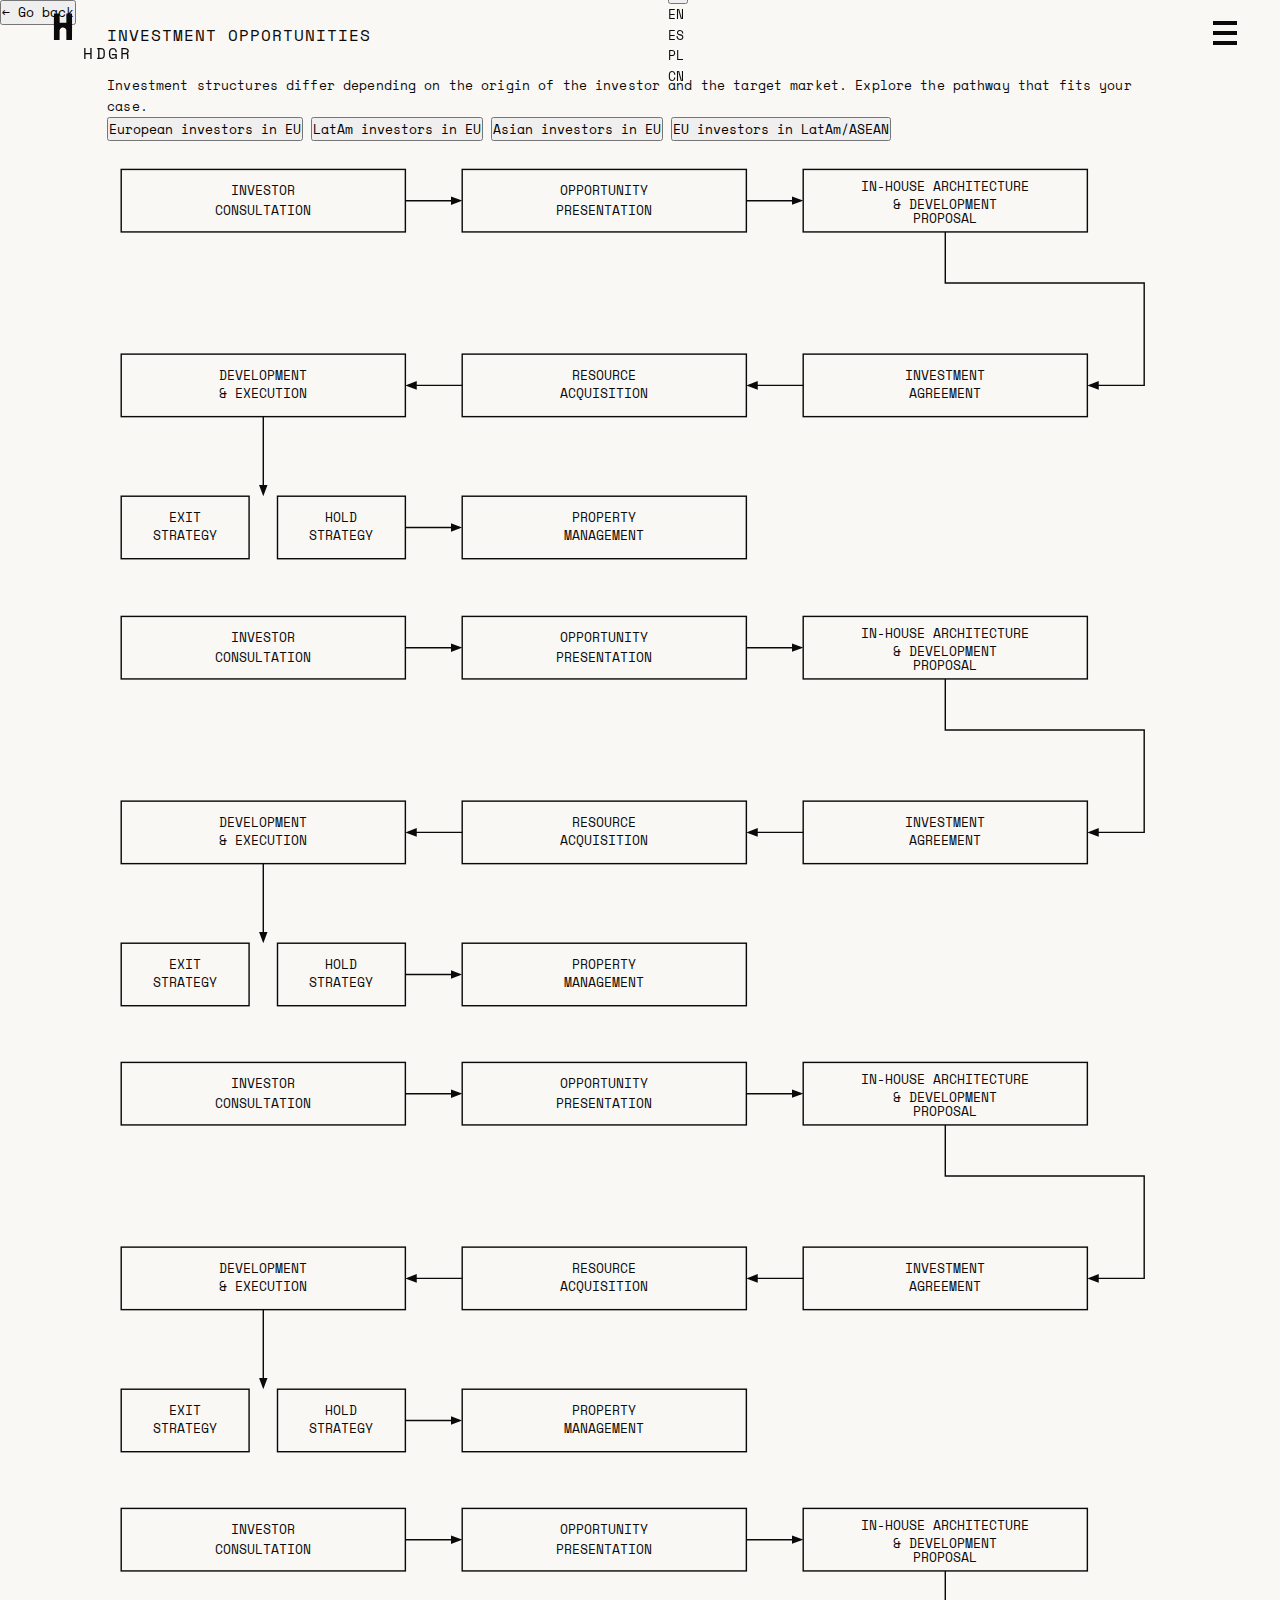
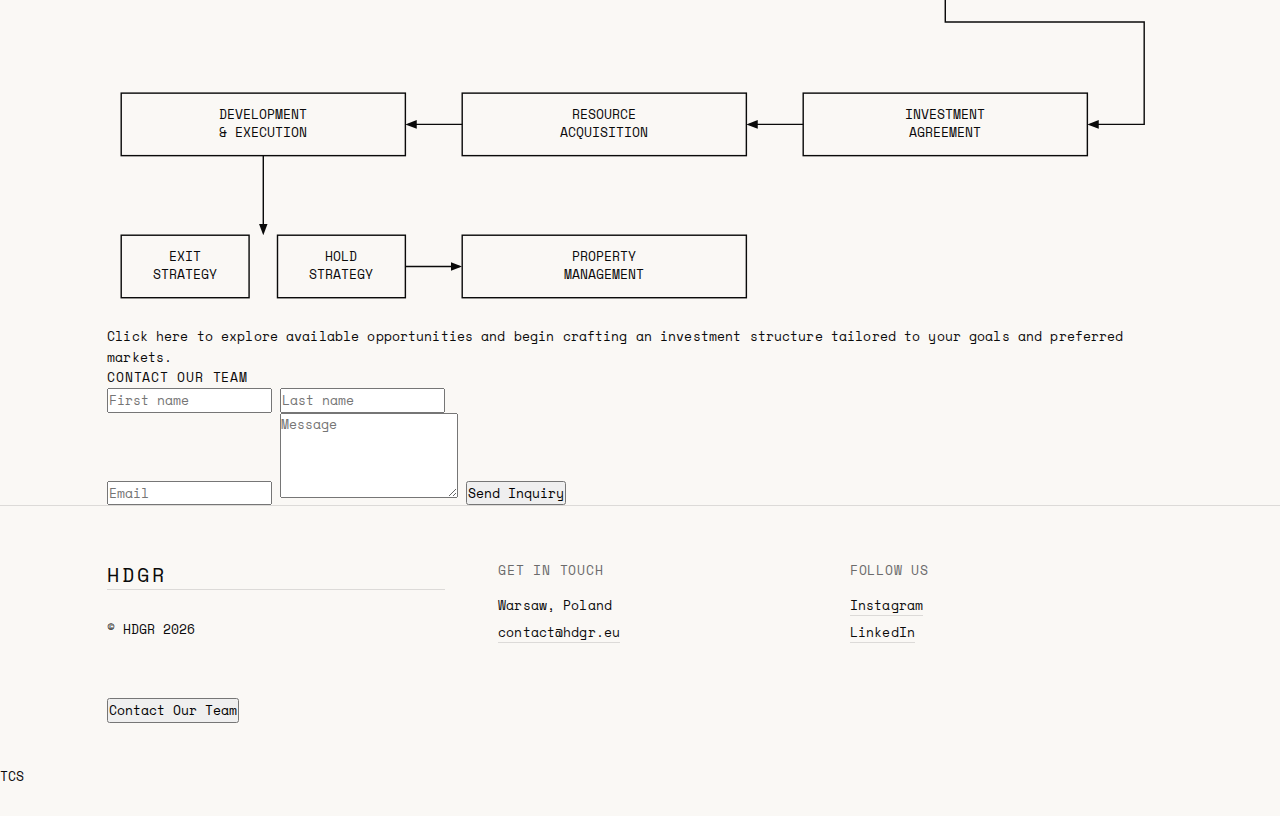
<file: investment.html>
<!DOCTYPE html>
<html lang="en">
<head>
  <meta charset="UTF-8">
  <meta name="viewport" content="width=device-width, initial-scale=1.0">
  <meta name="description" content="HDGR — Investment Opportunities. Real estate investment structures for European, LatAm, and Asian investors.">
  <title>HDGR — Investment Opportunities</title>
  <link rel="preconnect" href="https://fonts.googleapis.com">
  <link rel="preconnect" href="https://fonts.gstatic.com" crossorigin>
  <link href="https://fonts.googleapis.com/css2?family=Space+Mono:ital,wght@0,400;0,700;1,400&display=swap" rel="stylesheet">
  <link rel="stylesheet" href="css/main.css">
  <script src="https://cdnjs.cloudflare.com/ajax/libs/gsap/3.12.5/gsap.min.js" defer></script>
</head>

<body>

  <!-- Header -->
  <header class="header-dark">
    <a href="index.html" class="logo"><svg version="1.0" xmlns="http://www.w3.org/2000/svg" width="40" height="60" viewBox="0 0 1024 1536" fill="currentColor" aria-label="HDGR"><g transform="translate(0,1536) scale(0.1,-0.1)"><path d="M2818 11609 c-17 -9 -18 -181 -18 -3379 0 -1862 4 -3371 9 -3374 14 -9 1423 -8 1433 2 4 4 9 560 11 1253 l2 1244 23 79 c65 232 241 442 456 546 506 245 1120 -45 1230 -582 14 -68 16 -225 16 -1307 0 -676 3 -1232 8 -1235 4 -2 328 -6 720 -8 625 -3 714 -1 722 12 6 9 10 1276 10 3377 0 3314 0 3362 -19 3373 -13 6 -254 10 -711 10 -457 0 -698 -4 -711 -10 -19 -10 -19 -34 -19 -1165 l0 -1155 -860 0 -860 0 0 1140 c0 843 -3 1146 -12 1165 l-11 25 -701 0 c-458 -1 -707 -4 -718 -11z"/></g></svg><span class="logo-type" aria-hidden="true"></span><span class="logo-text" aria-hidden="true">HDGR</span></a>
    <div class="lang-switcher" role="listbox" aria-label="Language">
      <button class="lang-current">EN</button>
      <ul class="lang-dropdown" role="list">
        <li data-lang-option="en" role="option">EN</li>
        <li data-lang-option="es" role="option">ES</li>
        <li data-lang-option="pl" role="option">PL</li>
        <li data-lang-option="zh" role="option">CN</li>
      </ul>
    </div>
    <button class="menu-toggle" aria-label="Open menu">
      <span></span>
      <span></span>
      <span></span>
    </button>
  </header>
  <button class="project-back-fixed">← Go back</button>

  <!-- Menu Overlay -->
  <div class="menu-overlay">
    <div class="menu-header">
      <a href="index.html" class="logo"><svg version="1.0" xmlns="http://www.w3.org/2000/svg" width="40" height="60" viewBox="0 0 1024 1536" fill="currentColor" aria-label="HDGR"><g transform="translate(0,1536) scale(0.1,-0.1)"><path d="M2818 11609 c-17 -9 -18 -181 -18 -3379 0 -1862 4 -3371 9 -3374 14 -9 1423 -8 1433 2 4 4 9 560 11 1253 l2 1244 23 79 c65 232 241 442 456 546 506 245 1120 -45 1230 -582 14 -68 16 -225 16 -1307 0 -676 3 -1232 8 -1235 4 -2 328 -6 720 -8 625 -3 714 -1 722 12 6 9 10 1276 10 3377 0 3314 0 3362 -19 3373 -13 6 -254 10 -711 10 -457 0 -698 -4 -711 -10 -19 -10 -19 -34 -19 -1165 l0 -1155 -860 0 -860 0 0 1140 c0 843 -3 1146 -12 1165 l-11 25 -701 0 c-458 -1 -707 -4 -718 -11z"/></g></svg><span class="logo-type" aria-hidden="true"></span><span class="logo-text" aria-hidden="true">HDGR</span></a>
      <button class="menu-close" aria-label="Close menu">
        <span></span>
        <span></span>
      </button>
    </div>
    <nav class="menu-nav">
      <ul>
        <li><a href="index.html#about">About Us</a></li>
        <li><a href="news.html">News</a></li>
        <li><a href="#contact">Contact</a></li>
      </ul>
    </nav>
  </div>

  <!-- Investment Opportunities -->
  <section class="investment-opportunities">
    <div class="container">

      <div class="section-header section-header--centered">
        <h2 data-i18n="section.investment">Investment Opportunities</h2>
      </div>

      <p class="investment-intro" data-i18n="invest.intro">
        Investment structures differ depending on the origin of the investor and the target market.
        Explore the pathway that fits your case.
      </p>

      <!-- Tab switcher + panels + CTA -->
      <div class="investment-block">
      <div class="investment-tabs">
        <button class="inv-tab is-active" data-tab="eu-eu" data-i18n="invest.tab.eu-eu">European investors in EU</button>
        <button class="inv-tab" data-tab="latam-eu" data-i18n="invest.tab.latam-eu">LatAm investors in EU</button>
        <button class="inv-tab" data-tab="asia-eu" data-i18n="invest.tab.asia-eu">Asian investors in EU</button>
        <button class="inv-tab" data-tab="eu-latam" data-i18n="invest.tab.eu-latam">EU investors in LatAm/ASEAN</button>
      </div>

      <!-- Panel: European investors in EU -->
      <div class="investment-panel is-active" data-panel="eu-eu">
        <svg class="investment-flowchart" viewBox="0 0 750 310" xmlns="http://www.w3.org/2000/svg" aria-label="Investment flowchart for European investors in EU">
          <defs>
            <marker id="arrow-eu" markerWidth="8" markerHeight="8" refX="6" refY="3" orient="auto">
              <path d="M0,0 L0,6 L8,3 z" fill="currentColor"/>
            </marker>
          </defs>
          <!-- Row 1 -->
          <rect x="10" y="20" width="200" height="44" fill="none" stroke="currentColor" stroke-width="1"/>
          <text x="110" y="38" font-family="Space Mono, monospace" font-size="9" fill="currentColor" text-anchor="middle">INVESTOR</text>
          <text x="110" y="52" font-family="Space Mono, monospace" font-size="9" fill="currentColor" text-anchor="middle">CONSULTATION</text>

          <line x1="210" y1="42" x2="248" y2="42" stroke="currentColor" stroke-width="1" marker-end="url(#arrow-eu)"/>

          <rect x="250" y="20" width="200" height="44" fill="none" stroke="currentColor" stroke-width="1"/>
          <text x="350" y="38" font-family="Space Mono, monospace" font-size="9" fill="currentColor" text-anchor="middle">OPPORTUNITY</text>
          <text x="350" y="52" font-family="Space Mono, monospace" font-size="9" fill="currentColor" text-anchor="middle">PRESENTATION</text>

          <line x1="450" y1="42" x2="488" y2="42" stroke="currentColor" stroke-width="1" marker-end="url(#arrow-eu)"/>

          <rect x="490" y="20" width="200" height="44" fill="none" stroke="currentColor" stroke-width="1"/>
          <text x="590" y="35" font-family="Space Mono, monospace" font-size="9" fill="currentColor" text-anchor="middle">IN-HOUSE ARCHITECTURE</text>
          <text x="590" y="48" font-family="Space Mono, monospace" font-size="9" fill="currentColor" text-anchor="middle">&amp; DEVELOPMENT</text>
          <text x="590" y="58" font-family="Space Mono, monospace" font-size="9" fill="currentColor" text-anchor="middle">PROPOSAL</text>

          <!-- Curve down from Proposal -->
          <path d="M 590 64 L 590 100 L 730 100 L 730 172 L 692 172" fill="none" stroke="currentColor" stroke-width="1" marker-end="url(#arrow-eu)"/>

          <!-- Row 2 (right to left) -->
          <rect x="490" y="150" width="200" height="44" fill="none" stroke="currentColor" stroke-width="1"/>
          <text x="590" y="168" font-family="Space Mono, monospace" font-size="9" fill="currentColor" text-anchor="middle">INVESTMENT</text>
          <text x="590" y="181" font-family="Space Mono, monospace" font-size="9" fill="currentColor" text-anchor="middle">AGREEMENT</text>

          <line x1="490" y1="172" x2="452" y2="172" stroke="currentColor" stroke-width="1" marker-end="url(#arrow-eu)"/>

          <rect x="250" y="150" width="200" height="44" fill="none" stroke="currentColor" stroke-width="1"/>
          <text x="350" y="168" font-family="Space Mono, monospace" font-size="9" fill="currentColor" text-anchor="middle">RESOURCE</text>
          <text x="350" y="181" font-family="Space Mono, monospace" font-size="9" fill="currentColor" text-anchor="middle">ACQUISITION</text>

          <line x1="250" y1="172" x2="212" y2="172" stroke="currentColor" stroke-width="1" marker-end="url(#arrow-eu)"/>

          <rect x="10" y="150" width="200" height="44" fill="none" stroke="currentColor" stroke-width="1"/>
          <text x="110" y="168" font-family="Space Mono, monospace" font-size="9" fill="currentColor" text-anchor="middle">DEVELOPMENT</text>
          <text x="110" y="181" font-family="Space Mono, monospace" font-size="9" fill="currentColor" text-anchor="middle">&amp; EXECUTION</text>

          <!-- Down from Development -->
          <line x1="110" y1="194" x2="110" y2="248" stroke="currentColor" stroke-width="1" marker-end="url(#arrow-eu)"/>

          <!-- Row 3 -->
          <rect x="10" y="250" width="90" height="44" fill="none" stroke="currentColor" stroke-width="1"/>
          <text x="55" y="268" font-family="Space Mono, monospace" font-size="9" fill="currentColor" text-anchor="middle">EXIT</text>
          <text x="55" y="281" font-family="Space Mono, monospace" font-size="9" fill="currentColor" text-anchor="middle">STRATEGY</text>

          <rect x="120" y="250" width="90" height="44" fill="none" stroke="currentColor" stroke-width="1"/>
          <text x="165" y="268" font-family="Space Mono, monospace" font-size="9" fill="currentColor" text-anchor="middle">HOLD</text>
          <text x="165" y="281" font-family="Space Mono, monospace" font-size="9" fill="currentColor" text-anchor="middle">STRATEGY</text>

          <line x1="210" y1="272" x2="248" y2="272" stroke="currentColor" stroke-width="1" marker-end="url(#arrow-eu)"/>

          <rect x="250" y="250" width="200" height="44" fill="none" stroke="currentColor" stroke-width="1"/>
          <text x="350" y="268" font-family="Space Mono, monospace" font-size="9" fill="currentColor" text-anchor="middle">PROPERTY</text>
          <text x="350" y="281" font-family="Space Mono, monospace" font-size="9" fill="currentColor" text-anchor="middle">MANAGEMENT</text>
        </svg>
      </div>

      <!-- Panel: LatAm investors in EU -->
      <div class="investment-panel" data-panel="latam-eu">
        <svg class="investment-flowchart" viewBox="0 0 750 310" xmlns="http://www.w3.org/2000/svg" aria-label="Investment flowchart for LatAm investors in EU">
          <defs>
            <marker id="arrow-latam" markerWidth="8" markerHeight="8" refX="6" refY="3" orient="auto">
              <path d="M0,0 L0,6 L8,3 z" fill="currentColor"/>
            </marker>
          </defs>
          <rect x="10" y="20" width="200" height="44" fill="none" stroke="currentColor" stroke-width="1"/>
          <text x="110" y="38" font-family="Space Mono, monospace" font-size="9" fill="currentColor" text-anchor="middle">INVESTOR</text>
          <text x="110" y="52" font-family="Space Mono, monospace" font-size="9" fill="currentColor" text-anchor="middle">CONSULTATION</text>
          <line x1="210" y1="42" x2="248" y2="42" stroke="currentColor" stroke-width="1" marker-end="url(#arrow-latam)"/>
          <rect x="250" y="20" width="200" height="44" fill="none" stroke="currentColor" stroke-width="1"/>
          <text x="350" y="38" font-family="Space Mono, monospace" font-size="9" fill="currentColor" text-anchor="middle">OPPORTUNITY</text>
          <text x="350" y="52" font-family="Space Mono, monospace" font-size="9" fill="currentColor" text-anchor="middle">PRESENTATION</text>
          <line x1="450" y1="42" x2="488" y2="42" stroke="currentColor" stroke-width="1" marker-end="url(#arrow-latam)"/>
          <rect x="490" y="20" width="200" height="44" fill="none" stroke="currentColor" stroke-width="1"/>
          <text x="590" y="35" font-family="Space Mono, monospace" font-size="9" fill="currentColor" text-anchor="middle">IN-HOUSE ARCHITECTURE</text>
          <text x="590" y="48" font-family="Space Mono, monospace" font-size="9" fill="currentColor" text-anchor="middle">&amp; DEVELOPMENT</text>
          <text x="590" y="58" font-family="Space Mono, monospace" font-size="9" fill="currentColor" text-anchor="middle">PROPOSAL</text>
          <path d="M 590 64 L 590 100 L 730 100 L 730 172 L 692 172" fill="none" stroke="currentColor" stroke-width="1" marker-end="url(#arrow-latam)"/>
          <rect x="490" y="150" width="200" height="44" fill="none" stroke="currentColor" stroke-width="1"/>
          <text x="590" y="168" font-family="Space Mono, monospace" font-size="9" fill="currentColor" text-anchor="middle">INVESTMENT</text>
          <text x="590" y="181" font-family="Space Mono, monospace" font-size="9" fill="currentColor" text-anchor="middle">AGREEMENT</text>
          <line x1="490" y1="172" x2="452" y2="172" stroke="currentColor" stroke-width="1" marker-end="url(#arrow-latam)"/>
          <rect x="250" y="150" width="200" height="44" fill="none" stroke="currentColor" stroke-width="1"/>
          <text x="350" y="168" font-family="Space Mono, monospace" font-size="9" fill="currentColor" text-anchor="middle">RESOURCE</text>
          <text x="350" y="181" font-family="Space Mono, monospace" font-size="9" fill="currentColor" text-anchor="middle">ACQUISITION</text>
          <line x1="250" y1="172" x2="212" y2="172" stroke="currentColor" stroke-width="1" marker-end="url(#arrow-latam)"/>
          <rect x="10" y="150" width="200" height="44" fill="none" stroke="currentColor" stroke-width="1"/>
          <text x="110" y="168" font-family="Space Mono, monospace" font-size="9" fill="currentColor" text-anchor="middle">DEVELOPMENT</text>
          <text x="110" y="181" font-family="Space Mono, monospace" font-size="9" fill="currentColor" text-anchor="middle">&amp; EXECUTION</text>
          <line x1="110" y1="194" x2="110" y2="248" stroke="currentColor" stroke-width="1" marker-end="url(#arrow-latam)"/>
          <rect x="10" y="250" width="90" height="44" fill="none" stroke="currentColor" stroke-width="1"/>
          <text x="55" y="268" font-family="Space Mono, monospace" font-size="9" fill="currentColor" text-anchor="middle">EXIT</text>
          <text x="55" y="281" font-family="Space Mono, monospace" font-size="9" fill="currentColor" text-anchor="middle">STRATEGY</text>
          <rect x="120" y="250" width="90" height="44" fill="none" stroke="currentColor" stroke-width="1"/>
          <text x="165" y="268" font-family="Space Mono, monospace" font-size="9" fill="currentColor" text-anchor="middle">HOLD</text>
          <text x="165" y="281" font-family="Space Mono, monospace" font-size="9" fill="currentColor" text-anchor="middle">STRATEGY</text>
          <line x1="210" y1="272" x2="248" y2="272" stroke="currentColor" stroke-width="1" marker-end="url(#arrow-latam)"/>
          <rect x="250" y="250" width="200" height="44" fill="none" stroke="currentColor" stroke-width="1"/>
          <text x="350" y="268" font-family="Space Mono, monospace" font-size="9" fill="currentColor" text-anchor="middle">PROPERTY</text>
          <text x="350" y="281" font-family="Space Mono, monospace" font-size="9" fill="currentColor" text-anchor="middle">MANAGEMENT</text>
        </svg>
      </div>

      <!-- Panel: Asian investors in EU -->
      <div class="investment-panel" data-panel="asia-eu">
        <svg class="investment-flowchart" viewBox="0 0 750 310" xmlns="http://www.w3.org/2000/svg" aria-label="Investment flowchart for Asian investors in EU">
          <defs>
            <marker id="arrow-asia" markerWidth="8" markerHeight="8" refX="6" refY="3" orient="auto">
              <path d="M0,0 L0,6 L8,3 z" fill="currentColor"/>
            </marker>
          </defs>
          <rect x="10" y="20" width="200" height="44" fill="none" stroke="currentColor" stroke-width="1"/>
          <text x="110" y="38" font-family="Space Mono, monospace" font-size="9" fill="currentColor" text-anchor="middle">INVESTOR</text>
          <text x="110" y="52" font-family="Space Mono, monospace" font-size="9" fill="currentColor" text-anchor="middle">CONSULTATION</text>
          <line x1="210" y1="42" x2="248" y2="42" stroke="currentColor" stroke-width="1" marker-end="url(#arrow-asia)"/>
          <rect x="250" y="20" width="200" height="44" fill="none" stroke="currentColor" stroke-width="1"/>
          <text x="350" y="38" font-family="Space Mono, monospace" font-size="9" fill="currentColor" text-anchor="middle">OPPORTUNITY</text>
          <text x="350" y="52" font-family="Space Mono, monospace" font-size="9" fill="currentColor" text-anchor="middle">PRESENTATION</text>
          <line x1="450" y1="42" x2="488" y2="42" stroke="currentColor" stroke-width="1" marker-end="url(#arrow-asia)"/>
          <rect x="490" y="20" width="200" height="44" fill="none" stroke="currentColor" stroke-width="1"/>
          <text x="590" y="35" font-family="Space Mono, monospace" font-size="9" fill="currentColor" text-anchor="middle">IN-HOUSE ARCHITECTURE</text>
          <text x="590" y="48" font-family="Space Mono, monospace" font-size="9" fill="currentColor" text-anchor="middle">&amp; DEVELOPMENT</text>
          <text x="590" y="58" font-family="Space Mono, monospace" font-size="9" fill="currentColor" text-anchor="middle">PROPOSAL</text>
          <path d="M 590 64 L 590 100 L 730 100 L 730 172 L 692 172" fill="none" stroke="currentColor" stroke-width="1" marker-end="url(#arrow-asia)"/>
          <rect x="490" y="150" width="200" height="44" fill="none" stroke="currentColor" stroke-width="1"/>
          <text x="590" y="168" font-family="Space Mono, monospace" font-size="9" fill="currentColor" text-anchor="middle">INVESTMENT</text>
          <text x="590" y="181" font-family="Space Mono, monospace" font-size="9" fill="currentColor" text-anchor="middle">AGREEMENT</text>
          <line x1="490" y1="172" x2="452" y2="172" stroke="currentColor" stroke-width="1" marker-end="url(#arrow-asia)"/>
          <rect x="250" y="150" width="200" height="44" fill="none" stroke="currentColor" stroke-width="1"/>
          <text x="350" y="168" font-family="Space Mono, monospace" font-size="9" fill="currentColor" text-anchor="middle">RESOURCE</text>
          <text x="350" y="181" font-family="Space Mono, monospace" font-size="9" fill="currentColor" text-anchor="middle">ACQUISITION</text>
          <line x1="250" y1="172" x2="212" y2="172" stroke="currentColor" stroke-width="1" marker-end="url(#arrow-asia)"/>
          <rect x="10" y="150" width="200" height="44" fill="none" stroke="currentColor" stroke-width="1"/>
          <text x="110" y="168" font-family="Space Mono, monospace" font-size="9" fill="currentColor" text-anchor="middle">DEVELOPMENT</text>
          <text x="110" y="181" font-family="Space Mono, monospace" font-size="9" fill="currentColor" text-anchor="middle">&amp; EXECUTION</text>
          <line x1="110" y1="194" x2="110" y2="248" stroke="currentColor" stroke-width="1" marker-end="url(#arrow-asia)"/>
          <rect x="10" y="250" width="90" height="44" fill="none" stroke="currentColor" stroke-width="1"/>
          <text x="55" y="268" font-family="Space Mono, monospace" font-size="9" fill="currentColor" text-anchor="middle">EXIT</text>
          <text x="55" y="281" font-family="Space Mono, monospace" font-size="9" fill="currentColor" text-anchor="middle">STRATEGY</text>
          <rect x="120" y="250" width="90" height="44" fill="none" stroke="currentColor" stroke-width="1"/>
          <text x="165" y="268" font-family="Space Mono, monospace" font-size="9" fill="currentColor" text-anchor="middle">HOLD</text>
          <text x="165" y="281" font-family="Space Mono, monospace" font-size="9" fill="currentColor" text-anchor="middle">STRATEGY</text>
          <line x1="210" y1="272" x2="248" y2="272" stroke="currentColor" stroke-width="1" marker-end="url(#arrow-asia)"/>
          <rect x="250" y="250" width="200" height="44" fill="none" stroke="currentColor" stroke-width="1"/>
          <text x="350" y="268" font-family="Space Mono, monospace" font-size="9" fill="currentColor" text-anchor="middle">PROPERTY</text>
          <text x="350" y="281" font-family="Space Mono, monospace" font-size="9" fill="currentColor" text-anchor="middle">MANAGEMENT</text>
        </svg>
      </div>

      <!-- Panel: EU investors in LatAm/ASEAN -->
      <div class="investment-panel" data-panel="eu-latam">
        <svg class="investment-flowchart" viewBox="0 0 750 310" xmlns="http://www.w3.org/2000/svg" aria-label="Investment flowchart for EU investors in LatAm/ASEAN">
          <defs>
            <marker id="arrow-eulatam" markerWidth="8" markerHeight="8" refX="6" refY="3" orient="auto">
              <path d="M0,0 L0,6 L8,3 z" fill="currentColor"/>
            </marker>
          </defs>
          <rect x="10" y="20" width="200" height="44" fill="none" stroke="currentColor" stroke-width="1"/>
          <text x="110" y="38" font-family="Space Mono, monospace" font-size="9" fill="currentColor" text-anchor="middle">INVESTOR</text>
          <text x="110" y="52" font-family="Space Mono, monospace" font-size="9" fill="currentColor" text-anchor="middle">CONSULTATION</text>
          <line x1="210" y1="42" x2="248" y2="42" stroke="currentColor" stroke-width="1" marker-end="url(#arrow-eulatam)"/>
          <rect x="250" y="20" width="200" height="44" fill="none" stroke="currentColor" stroke-width="1"/>
          <text x="350" y="38" font-family="Space Mono, monospace" font-size="9" fill="currentColor" text-anchor="middle">OPPORTUNITY</text>
          <text x="350" y="52" font-family="Space Mono, monospace" font-size="9" fill="currentColor" text-anchor="middle">PRESENTATION</text>
          <line x1="450" y1="42" x2="488" y2="42" stroke="currentColor" stroke-width="1" marker-end="url(#arrow-eulatam)"/>
          <rect x="490" y="20" width="200" height="44" fill="none" stroke="currentColor" stroke-width="1"/>
          <text x="590" y="35" font-family="Space Mono, monospace" font-size="9" fill="currentColor" text-anchor="middle">IN-HOUSE ARCHITECTURE</text>
          <text x="590" y="48" font-family="Space Mono, monospace" font-size="9" fill="currentColor" text-anchor="middle">&amp; DEVELOPMENT</text>
          <text x="590" y="58" font-family="Space Mono, monospace" font-size="9" fill="currentColor" text-anchor="middle">PROPOSAL</text>
          <path d="M 590 64 L 590 100 L 730 100 L 730 172 L 692 172" fill="none" stroke="currentColor" stroke-width="1" marker-end="url(#arrow-eulatam)"/>
          <rect x="490" y="150" width="200" height="44" fill="none" stroke="currentColor" stroke-width="1"/>
          <text x="590" y="168" font-family="Space Mono, monospace" font-size="9" fill="currentColor" text-anchor="middle">INVESTMENT</text>
          <text x="590" y="181" font-family="Space Mono, monospace" font-size="9" fill="currentColor" text-anchor="middle">AGREEMENT</text>
          <line x1="490" y1="172" x2="452" y2="172" stroke="currentColor" stroke-width="1" marker-end="url(#arrow-eulatam)"/>
          <rect x="250" y="150" width="200" height="44" fill="none" stroke="currentColor" stroke-width="1"/>
          <text x="350" y="168" font-family="Space Mono, monospace" font-size="9" fill="currentColor" text-anchor="middle">RESOURCE</text>
          <text x="350" y="181" font-family="Space Mono, monospace" font-size="9" fill="currentColor" text-anchor="middle">ACQUISITION</text>
          <line x1="250" y1="172" x2="212" y2="172" stroke="currentColor" stroke-width="1" marker-end="url(#arrow-eulatam)"/>
          <rect x="10" y="150" width="200" height="44" fill="none" stroke="currentColor" stroke-width="1"/>
          <text x="110" y="168" font-family="Space Mono, monospace" font-size="9" fill="currentColor" text-anchor="middle">DEVELOPMENT</text>
          <text x="110" y="181" font-family="Space Mono, monospace" font-size="9" fill="currentColor" text-anchor="middle">&amp; EXECUTION</text>
          <line x1="110" y1="194" x2="110" y2="248" stroke="currentColor" stroke-width="1" marker-end="url(#arrow-eulatam)"/>
          <rect x="10" y="250" width="90" height="44" fill="none" stroke="currentColor" stroke-width="1"/>
          <text x="55" y="268" font-family="Space Mono, monospace" font-size="9" fill="currentColor" text-anchor="middle">EXIT</text>
          <text x="55" y="281" font-family="Space Mono, monospace" font-size="9" fill="currentColor" text-anchor="middle">STRATEGY</text>
          <rect x="120" y="250" width="90" height="44" fill="none" stroke="currentColor" stroke-width="1"/>
          <text x="165" y="268" font-family="Space Mono, monospace" font-size="9" fill="currentColor" text-anchor="middle">HOLD</text>
          <text x="165" y="281" font-family="Space Mono, monospace" font-size="9" fill="currentColor" text-anchor="middle">STRATEGY</text>
          <line x1="210" y1="272" x2="248" y2="272" stroke="currentColor" stroke-width="1" marker-end="url(#arrow-eulatam)"/>
          <rect x="250" y="250" width="200" height="44" fill="none" stroke="currentColor" stroke-width="1"/>
          <text x="350" y="268" font-family="Space Mono, monospace" font-size="9" fill="currentColor" text-anchor="middle">PROPERTY</text>
          <text x="350" y="281" font-family="Space Mono, monospace" font-size="9" fill="currentColor" text-anchor="middle">MANAGEMENT</text>
        </svg>
      </div>

      <p class="investment-cta">
        <a href="portfolio.html" data-i18n="invest.cta.link">Click here</a><span data-i18n="invest.cta.after"> to explore available opportunities and begin crafting an investment structure tailored to your goals and preferred markets.</span>
      </p>

      <div class="investment-contact">
        <h4>Contact Our Team</h4>
        <form class="contact-form" action="mailto:contact@hdgr.eu" method="POST" enctype="text/plain">
          <div class="contact-form-row">
            <input type="text" name="firstname" placeholder="First name" data-i18n-placeholder="form.firstname">
            <input type="text" name="lastname" placeholder="Last name" data-i18n-placeholder="form.lastname">
          </div>
          <input type="email" name="email" placeholder="Email" data-i18n-placeholder="form.email">
          <textarea name="message" rows="4" placeholder="Message" data-i18n-placeholder="form.message"></textarea>
          <button type="submit" data-i18n="form.send">Send Inquiry</button>
        </form>
      </div>

      </div><!-- /investment-block -->

    </div>
  </section>


  <!-- Footer -->
  <footer id="contact">
    <div class="container">

      <div class="footer-content">

        <div class="footer-logo">
          <h3>HDGR</h3>
          <div class="footer-bottom">
            <small>&copy; HDGR 2026</small>
          </div>
        </div>

        <div class="footer-contact">
          <div>
            <h4>Get in touch</h4>
            <p>Warsaw, Poland</p>
            <p><a href="mailto:contact@hdgr.eu">contact@hdgr.eu</a></p>
          </div>
          <div>
            <h4>Follow us</h4>
            <p><a href="https://www.instagram.com/hdgr_design_development/" target="_blank" rel="noopener noreferrer">Instagram</a></p>
            <p><a href="https://www.linkedin.com/company/hdgr-design-development/" target="_blank" rel="noopener noreferrer">LinkedIn</a></p>
          </div>
        </div><!-- /footer-contact -->

        <div class="contact-form-wrap">
          <button class="contact-form-toggle">Contact Our Team</button>
          <form class="contact-form" hidden action="mailto:contact@hdgr.eu" method="POST" enctype="text/plain">
            <div class="contact-form-row">
              <input type="text" name="firstname" data-i18n-placeholder="form.firstname" placeholder="First name">
              <input type="text" name="lastname" data-i18n-placeholder="form.lastname" placeholder="Last name">
            </div>
            <input type="email" name="email" data-i18n-placeholder="form.email" placeholder="Email">
            <textarea name="message" rows="4" data-i18n-placeholder="form.message" placeholder="Message"></textarea>
            <button type="submit" data-i18n="form.send">Send Inquiry</button>
          </form>
        </div>

      </div><!-- /footer-content -->

    </div><!-- /container -->
    <a class="tcs-credit" href="https://teemoteeo.github.io/timoteo-site/" target="_blank" rel="noopener noreferrer">TCS</a>
  </footer>


  <div class="page-curtain" aria-hidden="true"></div>
  <script src="js/transitions.js"></script>
  <script src="js/menu.js"></script>
  <script src="js/logo-type.js"></script>
  <script src="js/lang.js"></script>
  <script src="js/contact-form.js"></script>
  <script>
    document.querySelectorAll('.inv-tab').forEach(tab => {
      tab.addEventListener('click', () => {
        document.querySelectorAll('.inv-tab').forEach(t => t.classList.remove('is-active'));
        document.querySelectorAll('.investment-panel').forEach(p => p.classList.remove('is-active'));
        tab.classList.add('is-active');
        const panel = document.querySelector('[data-panel="' + tab.dataset.tab + '"]');
        if (panel) panel.classList.add('is-active');
      });
    });
  </script>
</body>
</html>
</file>
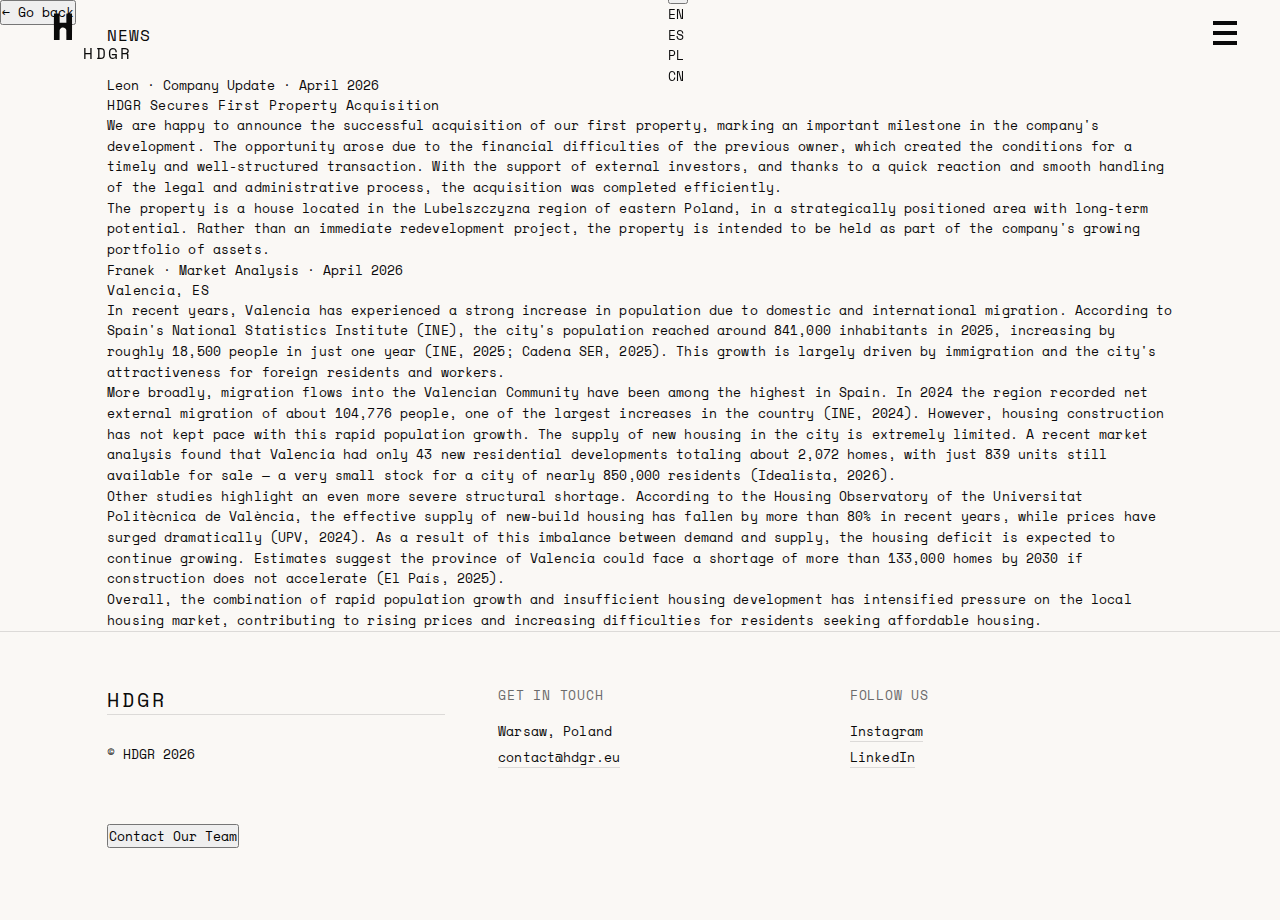
<file: news.html>
<!DOCTYPE html>
<html lang="en">
<head>
  <meta charset="UTF-8">
  <meta name="viewport" content="width=device-width, initial-scale=1.0">
  <meta name="description" content="HDGR — News. Market research, company updates and insights.">
  <title>HDGR — News</title>
  <link rel="preconnect" href="https://fonts.googleapis.com">
  <link rel="preconnect" href="https://fonts.gstatic.com" crossorigin>
  <link href="https://fonts.googleapis.com/css2?family=Space+Mono:ital,wght@0,400;0,700;1,400&display=swap" rel="stylesheet">
  <link rel="stylesheet" href="css/main.css">
  <script src="https://cdnjs.cloudflare.com/ajax/libs/gsap/3.12.5/gsap.min.js" defer></script>
</head>

<body>

  <!-- Header -->
  <header class="header-dark">
    <a href="index.html" class="logo"><svg version="1.0" xmlns="http://www.w3.org/2000/svg" width="40" height="60" viewBox="0 0 1024 1536" fill="currentColor" aria-label="HDGR"><g transform="translate(0,1536) scale(0.1,-0.1)"><path d="M2818 11609 c-17 -9 -18 -181 -18 -3379 0 -1862 4 -3371 9 -3374 14 -9 1423 -8 1433 2 4 4 9 560 11 1253 l2 1244 23 79 c65 232 241 442 456 546 506 245 1120 -45 1230 -582 14 -68 16 -225 16 -1307 0 -676 3 -1232 8 -1235 4 -2 328 -6 720 -8 625 -3 714 -1 722 12 6 9 10 1276 10 3377 0 3314 0 3362 -19 3373 -13 6 -254 10 -711 10 -457 0 -698 -4 -711 -10 -19 -10 -19 -34 -19 -1165 l0 -1155 -860 0 -860 0 0 1140 c0 843 -3 1146 -12 1165 l-11 25 -701 0 c-458 -1 -707 -4 -718 -11z"/></g></svg><span class="logo-type" aria-hidden="true"></span><span class="logo-text" aria-hidden="true">HDGR</span></a>
    <div class="lang-switcher" role="listbox" aria-label="Language">
      <button class="lang-current">EN</button>
      <ul class="lang-dropdown" role="list">
        <li data-lang-option="en" role="option">EN</li>
        <li data-lang-option="es" role="option">ES</li>
        <li data-lang-option="pl" role="option">PL</li>
        <li data-lang-option="zh" role="option">CN</li>
      </ul>
    </div>
    <button class="menu-toggle" aria-label="Open menu">
      <span></span>
      <span></span>
      <span></span>
    </button>
  </header>
  <button class="project-back-fixed" data-back-url="index.html">← Go back</button>

  <!-- Menu Overlay -->
  <div class="menu-overlay">
    <div class="menu-header">
      <a href="index.html" class="logo"><svg version="1.0" xmlns="http://www.w3.org/2000/svg" width="40" height="60" viewBox="0 0 1024 1536" fill="currentColor" aria-label="HDGR"><g transform="translate(0,1536) scale(0.1,-0.1)"><path d="M2818 11609 c-17 -9 -18 -181 -18 -3379 0 -1862 4 -3371 9 -3374 14 -9 1423 -8 1433 2 4 4 9 560 11 1253 l2 1244 23 79 c65 232 241 442 456 546 506 245 1120 -45 1230 -582 14 -68 16 -225 16 -1307 0 -676 3 -1232 8 -1235 4 -2 328 -6 720 -8 625 -3 714 -1 722 12 6 9 10 1276 10 3377 0 3314 0 3362 -19 3373 -13 6 -254 10 -711 10 -457 0 -698 -4 -711 -10 -19 -10 -19 -34 -19 -1165 l0 -1155 -860 0 -860 0 0 1140 c0 843 -3 1146 -12 1165 l-11 25 -701 0 c-458 -1 -707 -4 -718 -11z"/></g></svg><span class="logo-type" aria-hidden="true"></span><span class="logo-text" aria-hidden="true">HDGR</span></a>
      <button class="menu-close" aria-label="Close menu">
        <span></span>
        <span></span>
      </button>
    </div>
    <nav class="menu-nav">
      <ul>
        <li><a href="index.html#about">About Us</a></li>
        <li><a href="news.html">News</a></li>
        <li><a href="#contact">Contact</a></li>
      </ul>
    </nav>
  </div>


  <!-- News -->
  <section class="news-section">
    <div class="container">

      <div class="section-header">
        <h2>News</h2>
      </div>

      <div class="news-feed">

        <!-- Article 1 -->
        <article class="news-article">
          <div class="news-article-meta">
            <span class="news-article-author">Leon</span>
            <span class="news-article-sep">·</span>
            <span class="news-article-category">Company Update</span>
            <span class="news-article-sep">·</span>
            <span class="news-article-date">April 2026</span>
          </div>
          <h3 class="news-article-title">HDGR Secures First Property Acquisition</h3>
          <div class="news-article-body">
            <p>We are happy to announce the successful acquisition of our first property, marking an important milestone in the company's development. The opportunity arose due to the financial difficulties of the previous owner, which created the conditions for a timely and well-structured transaction. With the support of external investors, and thanks to a quick reaction and smooth handling of the legal and administrative process, the acquisition was completed efficiently.</p>
            <p>The property is a house located in the Lubelszczyzna region of eastern Poland, in a strategically positioned area with long-term potential. Rather than an immediate redevelopment project, the property is intended to be held as part of the company's growing portfolio of assets.</p>
          </div>
        </article>

        <!-- Article 2 -->
        <article class="news-article">
          <div class="news-article-meta">
            <span class="news-article-author">Franek</span>
            <span class="news-article-sep">·</span>
            <span class="news-article-category">Market Analysis</span>
            <span class="news-article-sep">·</span>
            <span class="news-article-date">April 2026</span>
          </div>
          <h3 class="news-article-title">Valencia, ES</h3>
          <div class="news-article-body">
            <p>In recent years, Valencia has experienced a strong increase in population due to domestic and international migration. According to Spain's National Statistics Institute (INE), the city's population reached around 841,000 inhabitants in 2025, increasing by roughly 18,500 people in just one year (INE, 2025; Cadena SER, 2025). This growth is largely driven by immigration and the city's attractiveness for foreign residents and workers.</p>
            <p>More broadly, migration flows into the Valencian Community have been among the highest in Spain. In 2024 the region recorded net external migration of about 104,776 people, one of the largest increases in the country (INE, 2024). However, housing construction has not kept pace with this rapid population growth. The supply of new housing in the city is extremely limited. A recent market analysis found that Valencia had only 43 new residential developments totaling about 2,072 homes, with just 839 units still available for sale — a very small stock for a city of nearly 850,000 residents (Idealista, 2026).</p>
            <p>Other studies highlight an even more severe structural shortage. According to the Housing Observatory of the Universitat Politècnica de València, the effective supply of new-build housing has fallen by more than 80% in recent years, while prices have surged dramatically (UPV, 2024). As a result of this imbalance between demand and supply, the housing deficit is expected to continue growing. Estimates suggest the province of Valencia could face a shortage of more than 133,000 homes by 2030 if construction does not accelerate (El País, 2025).</p>
            <p>Overall, the combination of rapid population growth and insufficient housing development has intensified pressure on the local housing market, contributing to rising prices and increasing difficulties for residents seeking affordable housing.</p>
          </div>
        </article>

      </div><!-- /news-feed -->
    </div><!-- /container -->
  </section>


  <!-- Footer -->
  <footer id="contact">
    <div class="container">
      <div class="footer-content">
        <div class="footer-logo">
          <h3>HDGR</h3>
          <div class="footer-bottom">
            <small>&copy; HDGR 2026</small>
          </div>
        </div>

        <div class="footer-contact">
          <div>
            <h4>Get in touch</h4>
            <p>Warsaw, Poland</p>
            <p><a href="mailto:contact@hdgr.eu">contact@hdgr.eu</a></p>
          </div>
          <div>
            <h4>Follow us</h4>
            <p><a href="https://www.instagram.com/hdgr_design_development/" target="_blank" rel="noopener noreferrer">Instagram</a></p>
            <p><a href="https://www.linkedin.com/company/hdgr-design-development/" target="_blank" rel="noopener noreferrer">LinkedIn</a></p>
          </div>
        </div><!-- /footer-contact -->

        <div class="contact-form-wrap">
          <button class="contact-form-toggle">Contact Our Team</button>
          <form class="contact-form" hidden action="mailto:contact@hdgr.eu" method="POST" enctype="text/plain">
            <div class="contact-form-row">
              <input type="text" name="firstname" data-i18n-placeholder="form.firstname" placeholder="First name">
              <input type="text" name="lastname" data-i18n-placeholder="form.lastname" placeholder="Last name">
            </div>
            <input type="email" name="email" data-i18n-placeholder="form.email" placeholder="Email">
            <textarea name="message" rows="4" data-i18n-placeholder="form.message" placeholder="Message"></textarea>
            <button type="submit" data-i18n="form.send">Send Inquiry</button>
          </form>
        </div>

      </div>
    </div>
  </footer>


  <div class="page-curtain" aria-hidden="true"></div>
  <script src="js/transitions.js"></script>
  <script src="js/menu.js"></script>
  <script src="js/logo-type.js"></script>
  <script src="js/lang.js"></script>
  <script src="js/contact-form.js"></script>
</body>
</html>
</file>
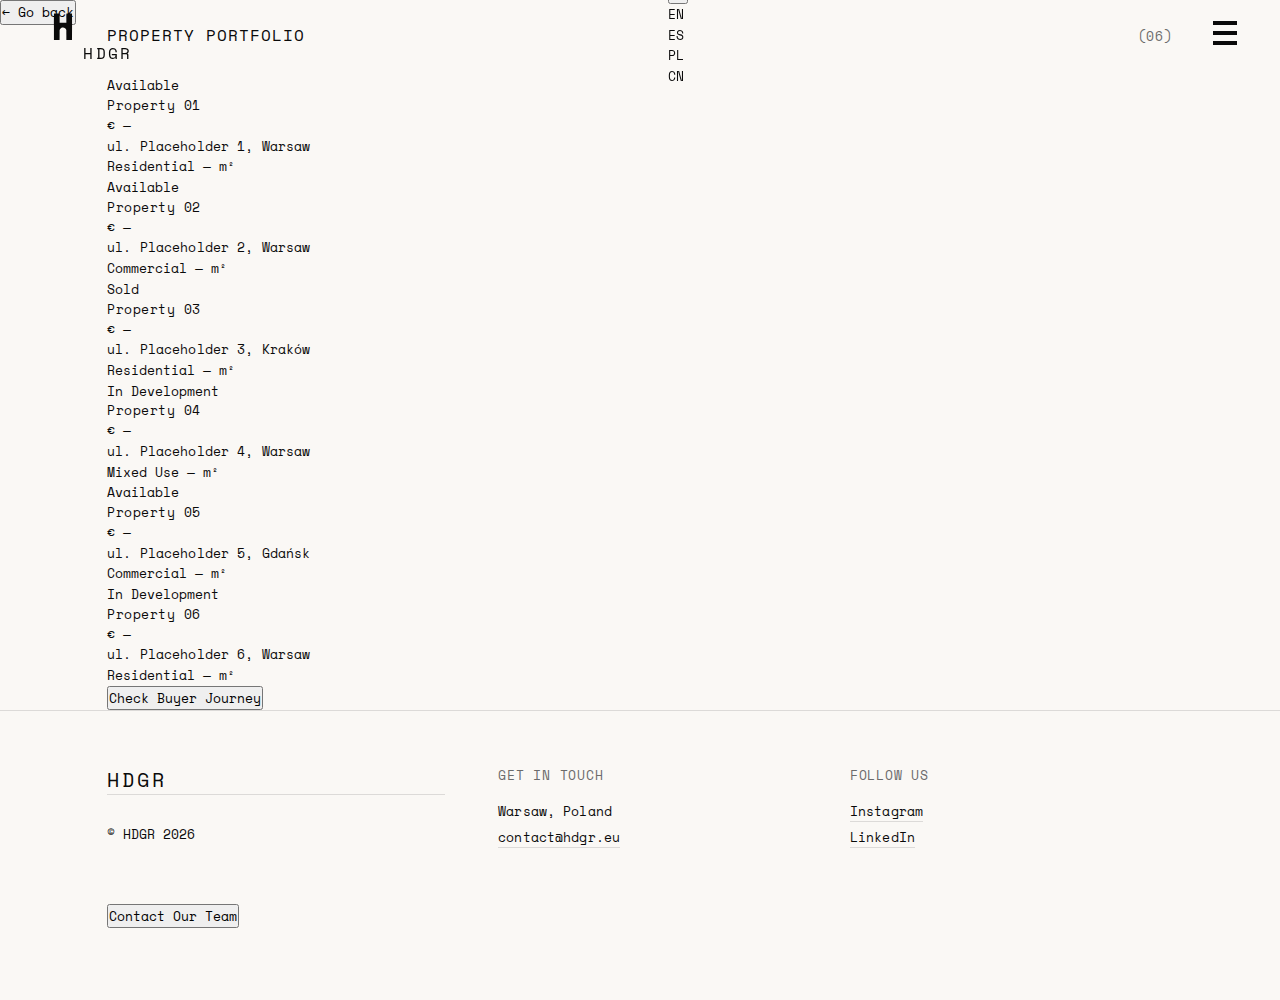
<file: portfolio.html>
<!DOCTYPE html>
<html lang="en">
<head>
  <meta charset="UTF-8">
  <meta name="viewport" content="width=device-width, initial-scale=1.0">
  <meta name="description" content="HDGR — Property Portfolio. Residential and commercial investment opportunities.">
  <title>HDGR — Portfolio</title>
  <link rel="preconnect" href="https://fonts.googleapis.com">
  <link rel="preconnect" href="https://fonts.gstatic.com" crossorigin>
  <link href="https://fonts.googleapis.com/css2?family=Space+Mono:ital,wght@0,400;0,700;1,400&display=swap" rel="stylesheet">
  <link rel="stylesheet" href="css/main.css">
  <script src="https://cdnjs.cloudflare.com/ajax/libs/gsap/3.12.5/gsap.min.js" defer></script>
</head>

<body>

  <!-- Header -->
  <header class="header-dark">
    <a href="index.html" class="logo"><svg version="1.0" xmlns="http://www.w3.org/2000/svg" width="40" height="60" viewBox="0 0 1024 1536" fill="currentColor" aria-label="HDGR"><g transform="translate(0,1536) scale(0.1,-0.1)"><path d="M2818 11609 c-17 -9 -18 -181 -18 -3379 0 -1862 4 -3371 9 -3374 14 -9 1423 -8 1433 2 4 4 9 560 11 1253 l2 1244 23 79 c65 232 241 442 456 546 506 245 1120 -45 1230 -582 14 -68 16 -225 16 -1307 0 -676 3 -1232 8 -1235 4 -2 328 -6 720 -8 625 -3 714 -1 722 12 6 9 10 1276 10 3377 0 3314 0 3362 -19 3373 -13 6 -254 10 -711 10 -457 0 -698 -4 -711 -10 -19 -10 -19 -34 -19 -1165 l0 -1155 -860 0 -860 0 0 1140 c0 843 -3 1146 -12 1165 l-11 25 -701 0 c-458 -1 -707 -4 -718 -11z"/></g></svg><span class="logo-type" aria-hidden="true"></span><span class="logo-text" aria-hidden="true">HDGR</span></a>
    <div class="lang-switcher" role="listbox" aria-label="Language">
      <button class="lang-current">EN</button>
      <ul class="lang-dropdown" role="list">
        <li data-lang-option="en" role="option">EN</li>
        <li data-lang-option="es" role="option">ES</li>
        <li data-lang-option="pl" role="option">PL</li>
        <li data-lang-option="zh" role="option">CN</li>
      </ul>
    </div>
    <button class="menu-toggle" aria-label="Open menu">
      <span></span>
      <span></span>
      <span></span>
    </button>
  </header>
  <button class="project-back-fixed" data-i18n="btn.go-back">← Go back</button>

  <!-- Menu Overlay -->
  <div class="menu-overlay">
    <div class="menu-header">
      <a href="index.html" class="logo"><svg version="1.0" xmlns="http://www.w3.org/2000/svg" width="40" height="60" viewBox="0 0 1024 1536" fill="currentColor" aria-label="HDGR"><g transform="translate(0,1536) scale(0.1,-0.1)"><path d="M2818 11609 c-17 -9 -18 -181 -18 -3379 0 -1862 4 -3371 9 -3374 14 -9 1423 -8 1433 2 4 4 9 560 11 1253 l2 1244 23 79 c65 232 241 442 456 546 506 245 1120 -45 1230 -582 14 -68 16 -225 16 -1307 0 -676 3 -1232 8 -1235 4 -2 328 -6 720 -8 625 -3 714 -1 722 12 6 9 10 1276 10 3377 0 3314 0 3362 -19 3373 -13 6 -254 10 -711 10 -457 0 -698 -4 -711 -10 -19 -10 -19 -34 -19 -1165 l0 -1155 -860 0 -860 0 0 1140 c0 843 -3 1146 -12 1165 l-11 25 -701 0 c-458 -1 -707 -4 -718 -11z"/></g></svg><span class="logo-type" aria-hidden="true"></span><span class="logo-text" aria-hidden="true">HDGR</span></a>
      <button class="menu-close" aria-label="Close menu">
        <span></span>
        <span></span>
      </button>
    </div>
    <nav class="menu-nav">
      <ul>
        <li><a href="index.html#about"><span data-i18n="nav.about">About Us</span></a></li>
        <li><a href="news.html"><span data-i18n="nav.news">News</span></a></li>
        <li><a href="#contact"><span data-i18n="nav.contact">Contact</span></a></li>
      </ul>
    </nav>
  </div>


  <!-- Portfolio Listings -->
  <section class="portfolio-archive">
    <div class="container">

      <div class="section-header section-header--centered">
        <h2 data-i18n="section.portfolio">Property Portfolio</h2>
        <span class="project-count">(06)</span>
      </div>

      <div class="portfolio-grid">

        <!-- Card 01 -->
        <article class="portfolio-card">
          <div class="portfolio-card-img">
            <div class="portfolio-card-placeholder"></div>
            <span class="portfolio-status portfolio-status--available" data-i18n="status.available">Available</span>
          </div>
          <div class="portfolio-card-body">
            <div class="portfolio-card-header">
              <h3>Property 01</h3>
              <span class="portfolio-price">€ —</span>
            </div>
            <p class="portfolio-address">ul. Placeholder 1, Warsaw</p>
            <div class="portfolio-card-meta">
              <span data-i18n="type.residential">Residential</span>
              <span>— m²</span>
            </div>
          </div>
        </article>

        <!-- Card 02 -->
        <article class="portfolio-card">
          <div class="portfolio-card-img">
            <div class="portfolio-card-placeholder"></div>
            <span class="portfolio-status portfolio-status--available" data-i18n="status.available">Available</span>
          </div>
          <div class="portfolio-card-body">
            <div class="portfolio-card-header">
              <h3>Property 02</h3>
              <span class="portfolio-price">€ —</span>
            </div>
            <p class="portfolio-address">ul. Placeholder 2, Warsaw</p>
            <div class="portfolio-card-meta">
              <span data-i18n="type.commercial">Commercial</span>
              <span>— m²</span>
            </div>
          </div>
        </article>

        <!-- Card 03 -->
        <article class="portfolio-card">
          <div class="portfolio-card-img">
            <div class="portfolio-card-placeholder"></div>
            <span class="portfolio-status portfolio-status--sold" data-i18n="status.sold">Sold</span>
          </div>
          <div class="portfolio-card-body">
            <div class="portfolio-card-header">
              <h3>Property 03</h3>
              <span class="portfolio-price">€ —</span>
            </div>
            <p class="portfolio-address">ul. Placeholder 3, Kraków</p>
            <div class="portfolio-card-meta">
              <span data-i18n="type.residential">Residential</span>
              <span>— m²</span>
            </div>
          </div>
        </article>

        <!-- Card 04 -->
        <article class="portfolio-card">
          <div class="portfolio-card-img">
            <div class="portfolio-card-placeholder"></div>
            <span class="portfolio-status portfolio-status--development" data-i18n="status.development">In Development</span>
          </div>
          <div class="portfolio-card-body">
            <div class="portfolio-card-header">
              <h3>Property 04</h3>
              <span class="portfolio-price">€ —</span>
            </div>
            <p class="portfolio-address">ul. Placeholder 4, Warsaw</p>
            <div class="portfolio-card-meta">
              <span data-i18n="type.mixed">Mixed Use</span>
              <span>— m²</span>
            </div>
          </div>
        </article>

        <!-- Card 05 -->
        <article class="portfolio-card">
          <div class="portfolio-card-img">
            <div class="portfolio-card-placeholder"></div>
            <span class="portfolio-status portfolio-status--available" data-i18n="status.available">Available</span>
          </div>
          <div class="portfolio-card-body">
            <div class="portfolio-card-header">
              <h3>Property 05</h3>
              <span class="portfolio-price">€ —</span>
            </div>
            <p class="portfolio-address">ul. Placeholder 5, Gdańsk</p>
            <div class="portfolio-card-meta">
              <span data-i18n="type.commercial">Commercial</span>
              <span>— m²</span>
            </div>
          </div>
        </article>

        <!-- Card 06 -->
        <article class="portfolio-card">
          <div class="portfolio-card-img">
            <div class="portfolio-card-placeholder"></div>
            <span class="portfolio-status portfolio-status--development" data-i18n="status.development">In Development</span>
          </div>
          <div class="portfolio-card-body">
            <div class="portfolio-card-header">
              <h3>Property 06</h3>
              <span class="portfolio-price">€ —</span>
            </div>
            <p class="portfolio-address">ul. Placeholder 6, Warsaw</p>
            <div class="portfolio-card-meta">
              <span data-i18n="type.residential">Residential</span>
              <span>— m²</span>
            </div>
          </div>
        </article>

      </div><!-- /portfolio-grid -->

    </div><!-- /container -->
  </section>

  <!-- Buyer Journey -->
  <section class="buyer-journey">
    <div class="container">
      <button class="buyer-journey-toggle" data-i18n="btn.buyer-journey">
        Check Buyer Journey
      </button>
      <div class="buyer-journey-content" hidden>
        <div class="buyer-journey-steps">
          <div class="buyer-step">
            <span class="buyer-step-num">01</span>
            <div>
              <h4 data-i18n="buyer.step1.title">Selection of Preferred Property</h4>
              <p data-i18n="buyer.step1.desc">Choose the apartment that best matches your lifestyle, investment goals, and budget. Consider factors such as layout, floor level, views, orientation, and access to building facilities.</p>
            </div>
          </div>
          <div class="buyer-step">
            <span class="buyer-step-num">02</span>
            <div>
              <h4 data-i18n="buyer.step2.title">Sales Consultation</h4>
              <p data-i18n="buyer.step2.desc">Speak with our sales team to learn more about the project, property specifications, payment structure, and the overall purchasing process.</p>
            </div>
          </div>
          <div class="buyer-step">
            <span class="buyer-step-num">03</span>
            <div>
              <h4 data-i18n="buyer.step3.title">Virtual/Physical Viewing</h4>
              <p data-i18n="buyer.step3.desc">Attend a virtual tour or schedule an in-person viewing of the property. Explore the building, surrounding neighbourhood, and available amenities.</p>
            </div>
          </div>
          <div class="buyer-step">
            <span class="buyer-step-num">04</span>
            <div>
              <h4 data-i18n="buyer.step4.title">Reservation</h4>
              <p data-i18n="buyer.step4.desc">Secure your chosen apartment by signing a reservation agreement and paying the initial reservation deposit. This step temporarily removes the property from the market.</p>
            </div>
          </div>
          <div class="buyer-step">
            <span class="buyer-step-num">05</span>
            <div>
              <h4 data-i18n="buyer.step5.title">Initial Documentation</h4>
              <p data-i18n="buyer.step5.desc">Appoint a lawyer or legal advisor to assist with the transaction. Prepare the required identification and financial documentation, open a local bank account if necessary.</p>
            </div>
          </div>
          <div class="buyer-step">
            <span class="buyer-step-num">06</span>
            <div>
              <h4 data-i18n="buyer.step6.title">Purchase Contract</h4>
              <p data-i18n="buyer.step6.desc">Sign the private purchase agreement outlining the purchase price, payment method, and conditions of transaction. Complete the agreed deposit payment.</p>
            </div>
          </div>
          <div class="buyer-step">
            <span class="buyer-step-num">07</span>
            <div>
              <h4 data-i18n="buyer.step7.title">Final Signing</h4>
              <p data-i18n="buyer.step7.desc">Finalize the purchase by signing the official title deed or transfer documents before the relevant legal authority. Transfer the remaining balance to complete the transaction.</p>
            </div>
          </div>
          <div class="buyer-step">
            <span class="buyer-step-num">08</span>
            <div>
              <h4 data-i18n="buyer.step8.title">Property Handover &amp; Ownership Transfer</h4>
              <p data-i18n="buyer.step8.desc">Receive the keys to your property and the official ownership documentation. Arrange utilities and property management if required.</p>
            </div>
          </div>
        </div>
      </div>
    </div>
  </section>


  <!-- Footer -->
  <footer id="contact">
    <div class="container">
      <div class="footer-content">
        <div class="footer-logo">
          <h3>HDGR</h3>
          <div class="footer-bottom">
            <small>&copy; HDGR 2026</small>
          </div>
        </div>

        <div class="footer-contact">
          <div>
            <h4 data-i18n="footer.touch">Get in touch</h4>
            <p>Warsaw, Poland</p>
            <p><a href="mailto:contact@hdgr.eu">contact@hdgr.eu</a></p>
          </div>
          <div>
            <h4 data-i18n="footer.follow">Follow us</h4>
            <p><a href="https://www.instagram.com/hdgr_design_development/" target="_blank" rel="noopener noreferrer">Instagram</a></p>
            <p><a href="https://www.linkedin.com/company/hdgr-design-development/" target="_blank" rel="noopener noreferrer">LinkedIn</a></p>
          </div>
        </div><!-- /footer-contact -->

        <div class="contact-form-wrap">
          <button class="contact-form-toggle" data-i18n="footer.contact-btn">Contact Our Team</button>
          <form class="contact-form" hidden action="mailto:contact@hdgr.eu" method="POST" enctype="text/plain">
            <div class="contact-form-row">
              <input type="text" name="firstname" data-i18n-placeholder="form.firstname" placeholder="First name">
              <input type="text" name="lastname" data-i18n-placeholder="form.lastname" placeholder="Last name">
            </div>
            <input type="email" name="email" data-i18n-placeholder="form.email" placeholder="Email">
            <textarea name="message" rows="4" data-i18n-placeholder="form.message" placeholder="Message"></textarea>
            <button type="submit" data-i18n="form.send">Send Inquiry</button>
          </form>
        </div>

      </div>
    </div>
  </footer>


  <div class="page-curtain" aria-hidden="true"></div>
  <script src="js/transitions.js"></script>
  <script src="js/menu.js"></script>
  <script src="js/logo-type.js"></script>
  <script src="js/lang.js"></script>
  <script src="js/contact-form.js"></script>
</body>
</html>
</file>
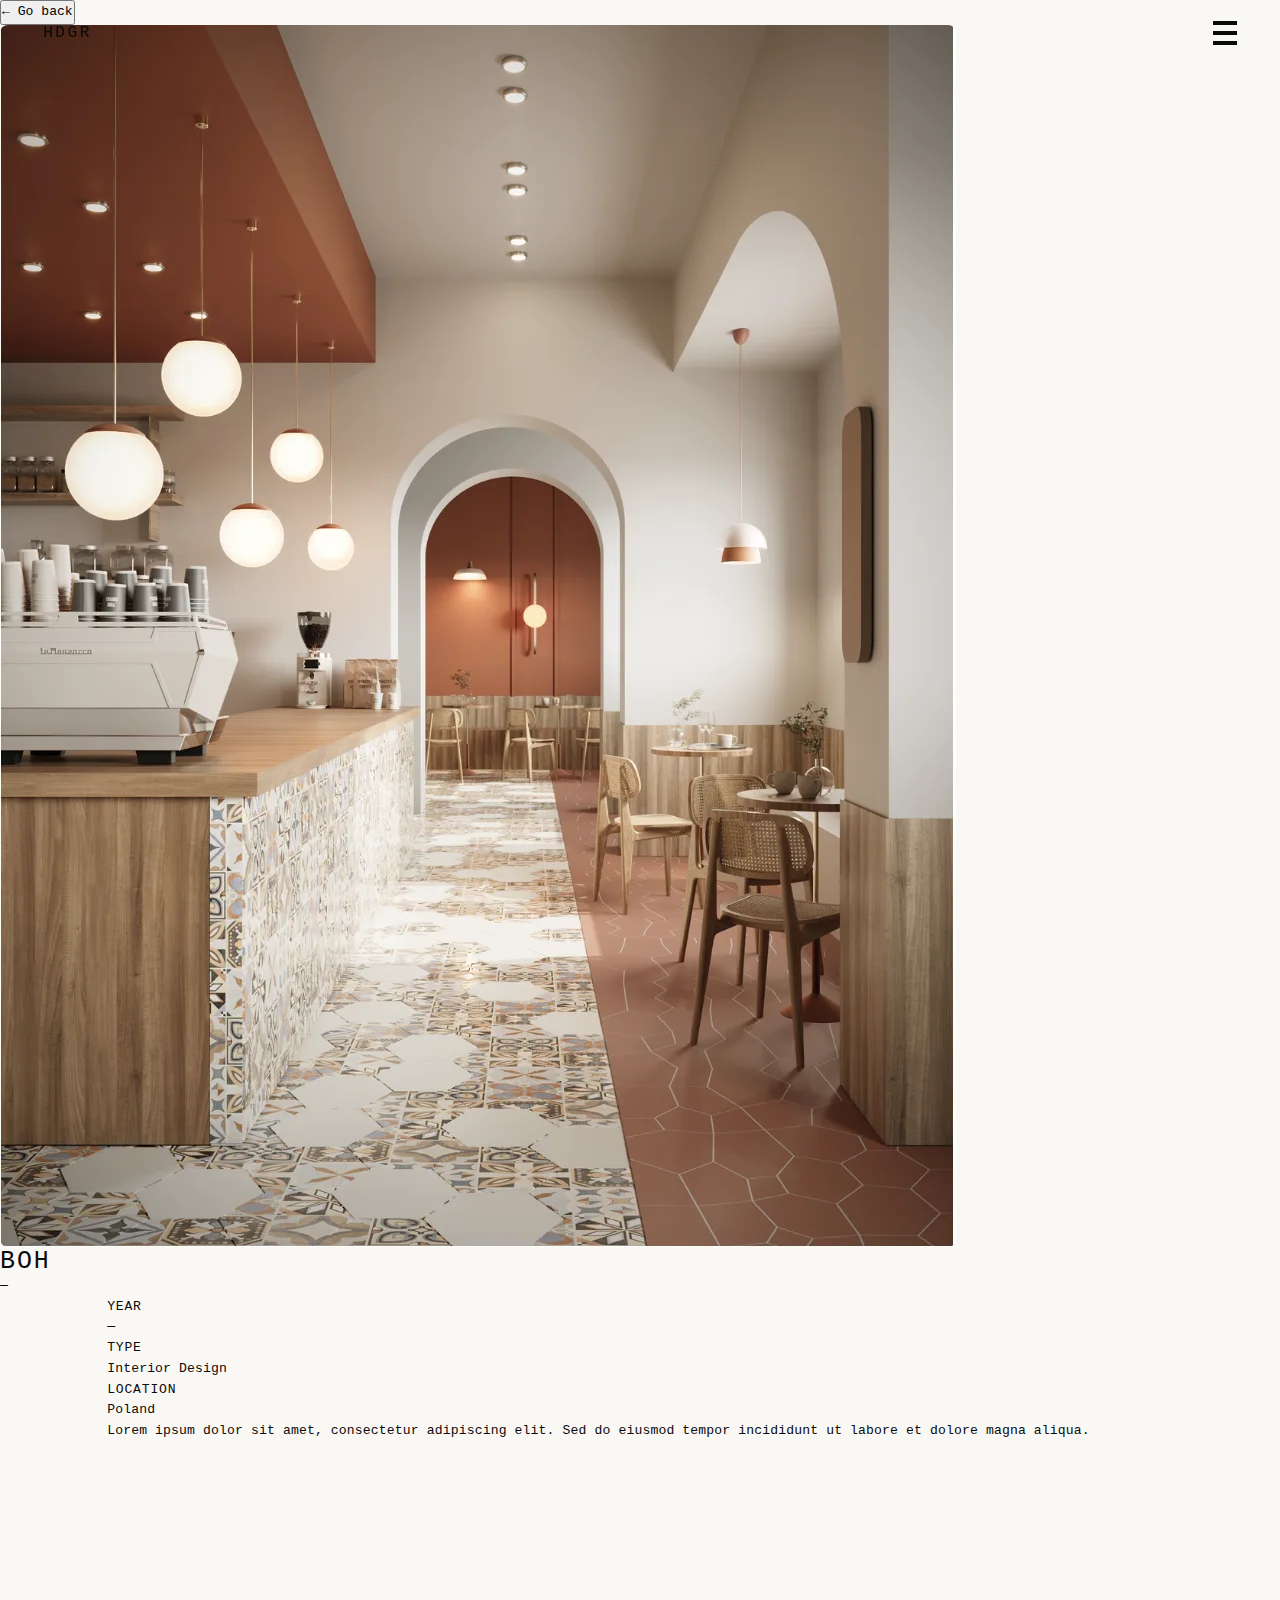
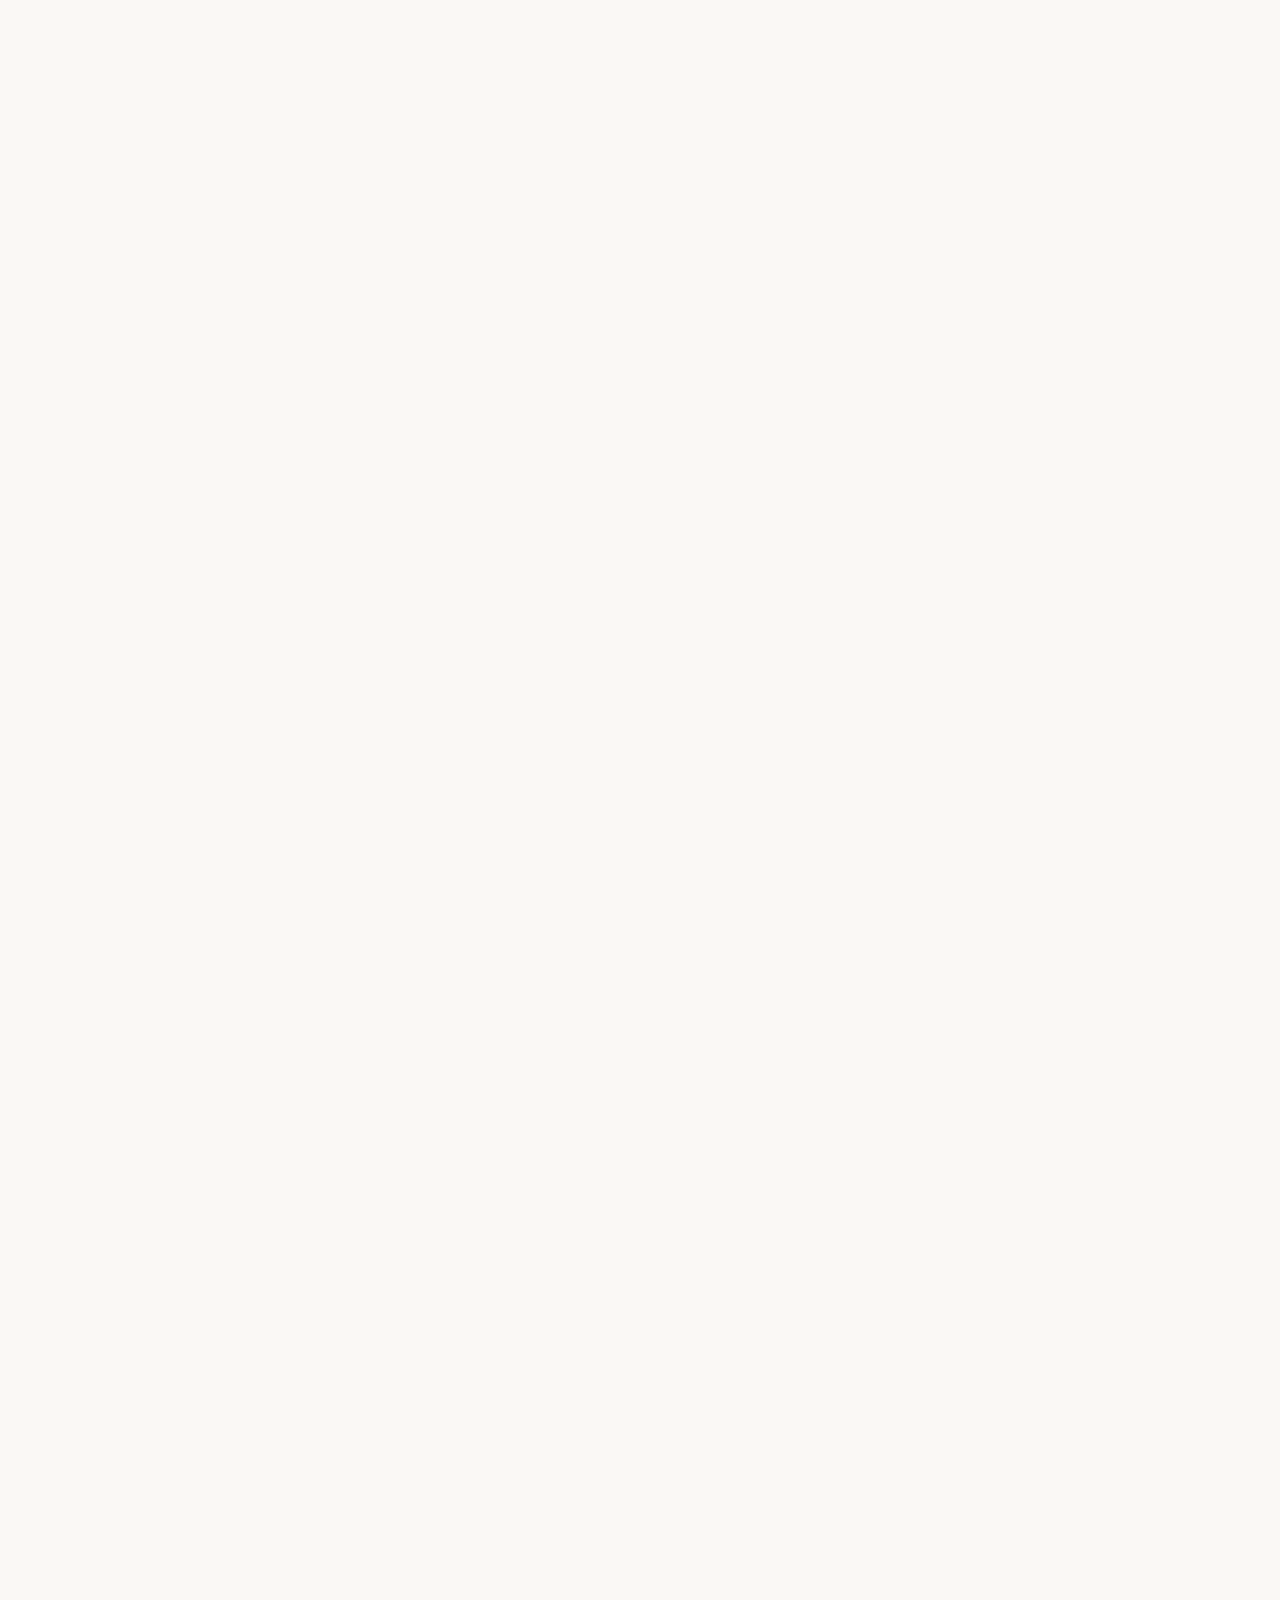
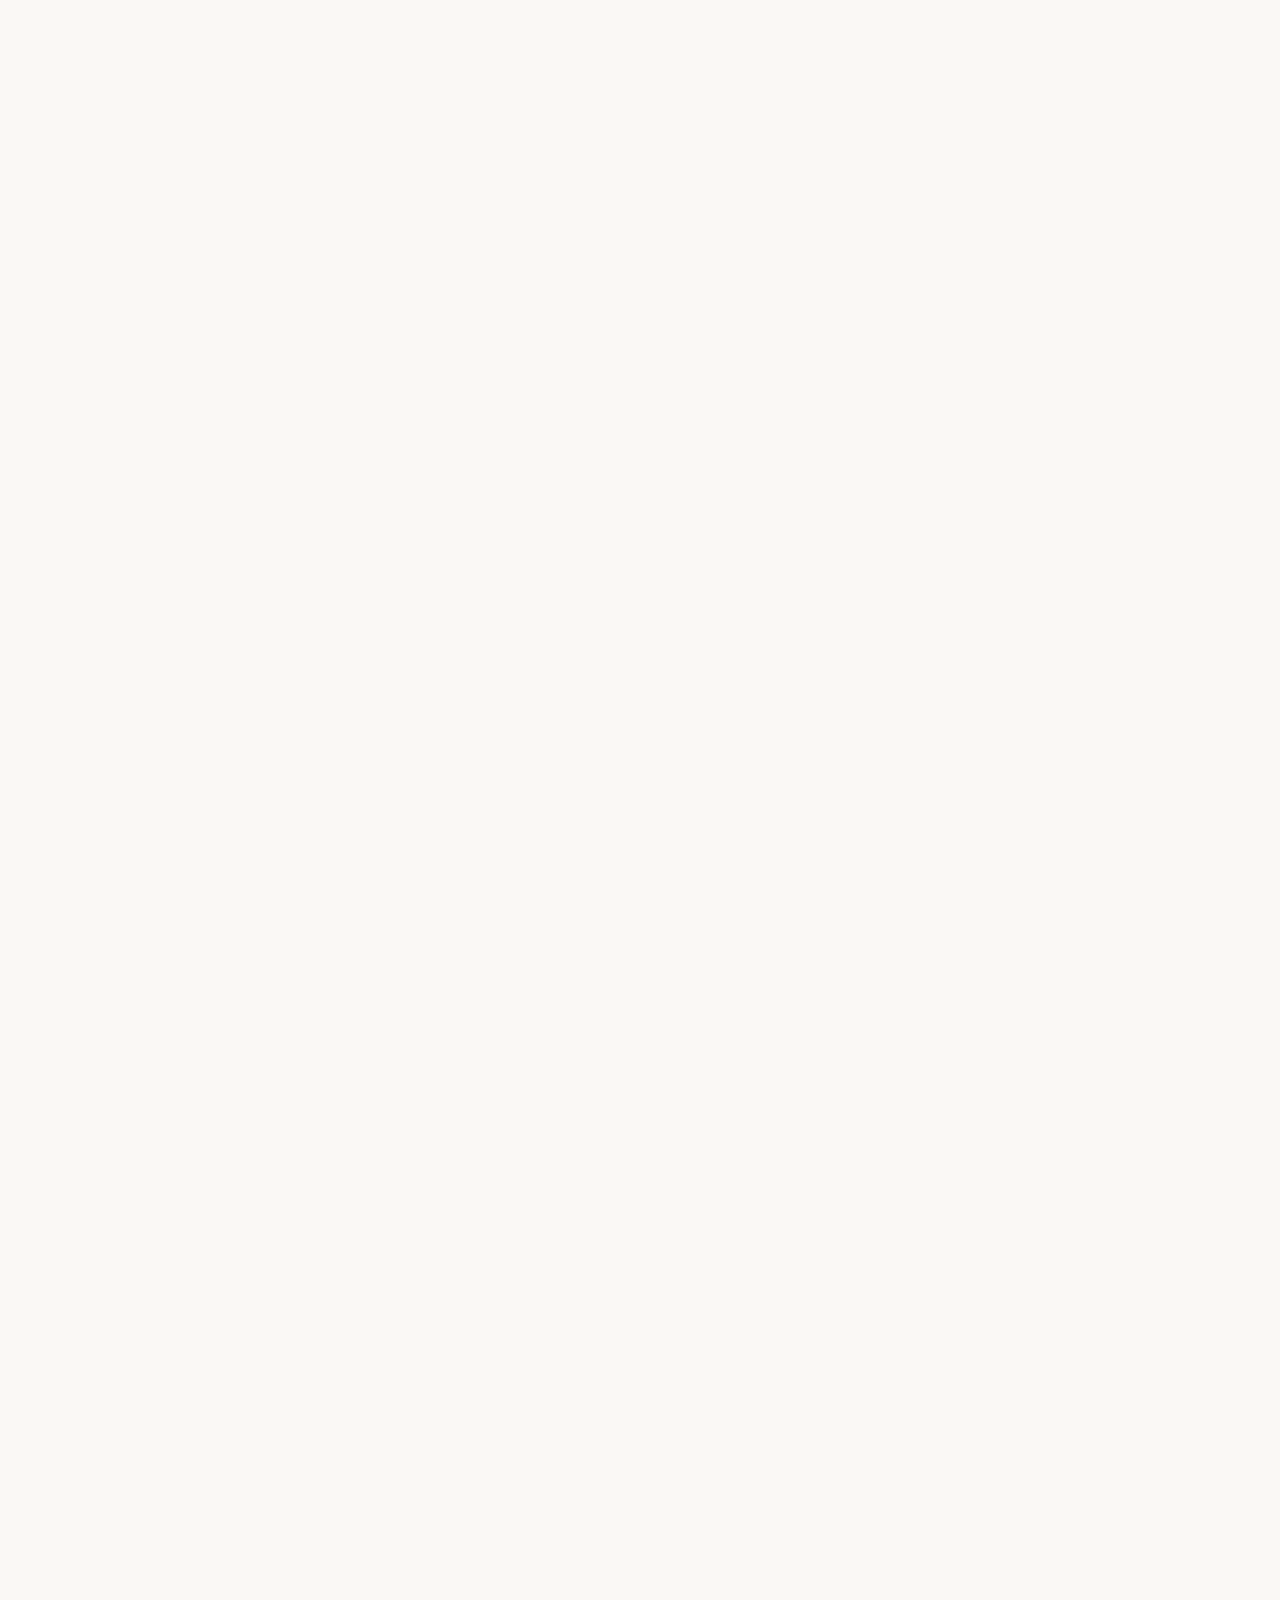
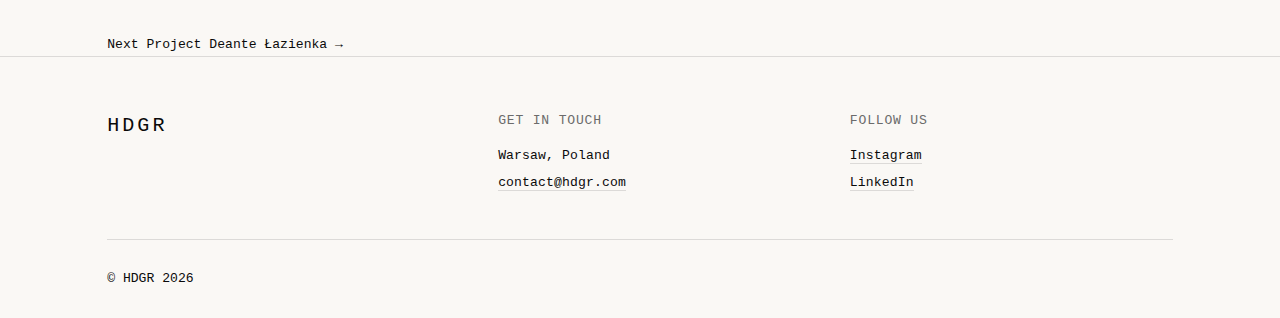
<file: interior/boh.html>
<!DOCTYPE html>
<html lang="en">
<head>
  <meta charset="UTF-8">
  <meta name="viewport" content="width=device-width, initial-scale=1.0">
  <meta name="description" content="HDGR — BOH. Interior design project in Poland.">
  <title>HDGR — BOH</title>
  <link rel="stylesheet" href="../css/main.css">
  <script src="https://cdnjs.cloudflare.com/ajax/libs/gsap/3.12.5/gsap.min.js" defer></script>
</head>

<body>

  <!-- Header -->
  <header class="header-dark">
    <a href="../index.html" class="logo">HDGR</a>
    <button class="menu-toggle" aria-label="Open menu">
      <span></span>
      <span></span>
      <span></span>
    </button>
  </header>

  <!-- Menu Overlay -->
  <div class="menu-overlay">
    <div class="menu-header">
      <a href="../index.html" class="logo">HDGR</a>
      <button class="menu-close" aria-label="Close menu">
        <span></span>
        <span></span>
      </button>
    </div>
    <nav class="menu-nav">
      <ul>
        <li><a href="#">About Us</a></li>
        <li><a href="../projects.html">Projects</a></li>
        <li><a href="../visualizations.html">Visualizations</a></li>
        <li><a href="#">Careers</a></li>
        <li><a href="#">Contact</a></li>
      </ul>
    </nav>
  </div>


  <!-- Project Hero -->
  <section class="project-hero">
    <button class="project-back">← Go back</button>
    <img src="../interior-design/boh/01.webp" alt="BOH interior view" fetchpriority="high" decoding="async">
    <div class="project-hero-overlay"></div>
    <div class="project-hero-content">
      <h1 class="project-hero-title">BOH</h1>
      <p class="project-hero-year">—</p>
    </div>
  </section>


  <!-- Project Body -->
  <section class="project-body">
    <div class="container">

      <div class="project-info">
        <div class="project-meta">
          <div class="meta-item">
            <h4>Year</h4>
            <p>—</p>
          </div>
          <div class="meta-item">
            <h4>Type</h4>
            <p>Interior Design</p>
          </div>
          <div class="meta-item">
            <h4>Location</h4>
            <p>Poland</p>
          </div>
        </div>

        <div class="project-description">
          <p>Lorem ipsum dolor sit amet, consectetur adipiscing elit. Sed do eiusmod tempor incididunt ut labore et dolore magna aliqua.</p>
        </div>
      </div>

      <div class="project-gallery">

        <div class="gallery-pair">
          <figure>
            <img src="../interior-design/boh/02.webp" alt="BOH interior" loading="lazy" decoding="async">
          </figure>
          <figure>
            <img src="../interior-design/boh/03.webp" alt="BOH interior" loading="lazy" decoding="async">
          </figure>
        </div>

      </div>

    </div>
  </section>


  <!-- Next Project -->
  <section class="next-project">
    <a href="deante-lazienka.html">
      <div class="container">
        <span class="next-project-label">Next Project</span>
        <span class="next-project-name">Deante Łazienka</span>
        <span class="next-project-arrow">&rarr;</span>
      </div>
    </a>
  </section>


  <!-- Footer -->
  <footer>
    <div class="container">

      <div class="footer-content">

        <div class="footer-logo">
          <h3>HDGR</h3>
        </div>

        <div class="footer-contact">

          <div>
            <h4>Get in touch</h4>
            <p>Warsaw, Poland</p>
            <p><a href="mailto:contact@hdgr.com">contact@hdgr.com</a></p>
          </div>

          <div>
            <h4>Follow us</h4>
            <p><a href="#" rel="noopener noreferrer">Instagram</a></p>
            <p><a href="#" rel="noopener noreferrer">LinkedIn</a></p>
          </div>

        </div><!-- /footer-contact -->

      </div><!-- /footer-content -->

      <div class="footer-bottom">
        <small>&copy; HDGR 2026</small>
      </div>

    </div><!-- /container -->
  </footer>


  <div class="page-curtain" aria-hidden="true"></div>
  <script src="../js/transitions.js"></script>
  <script src="../js/menu.js"></script>
</body>
</html>
</file>
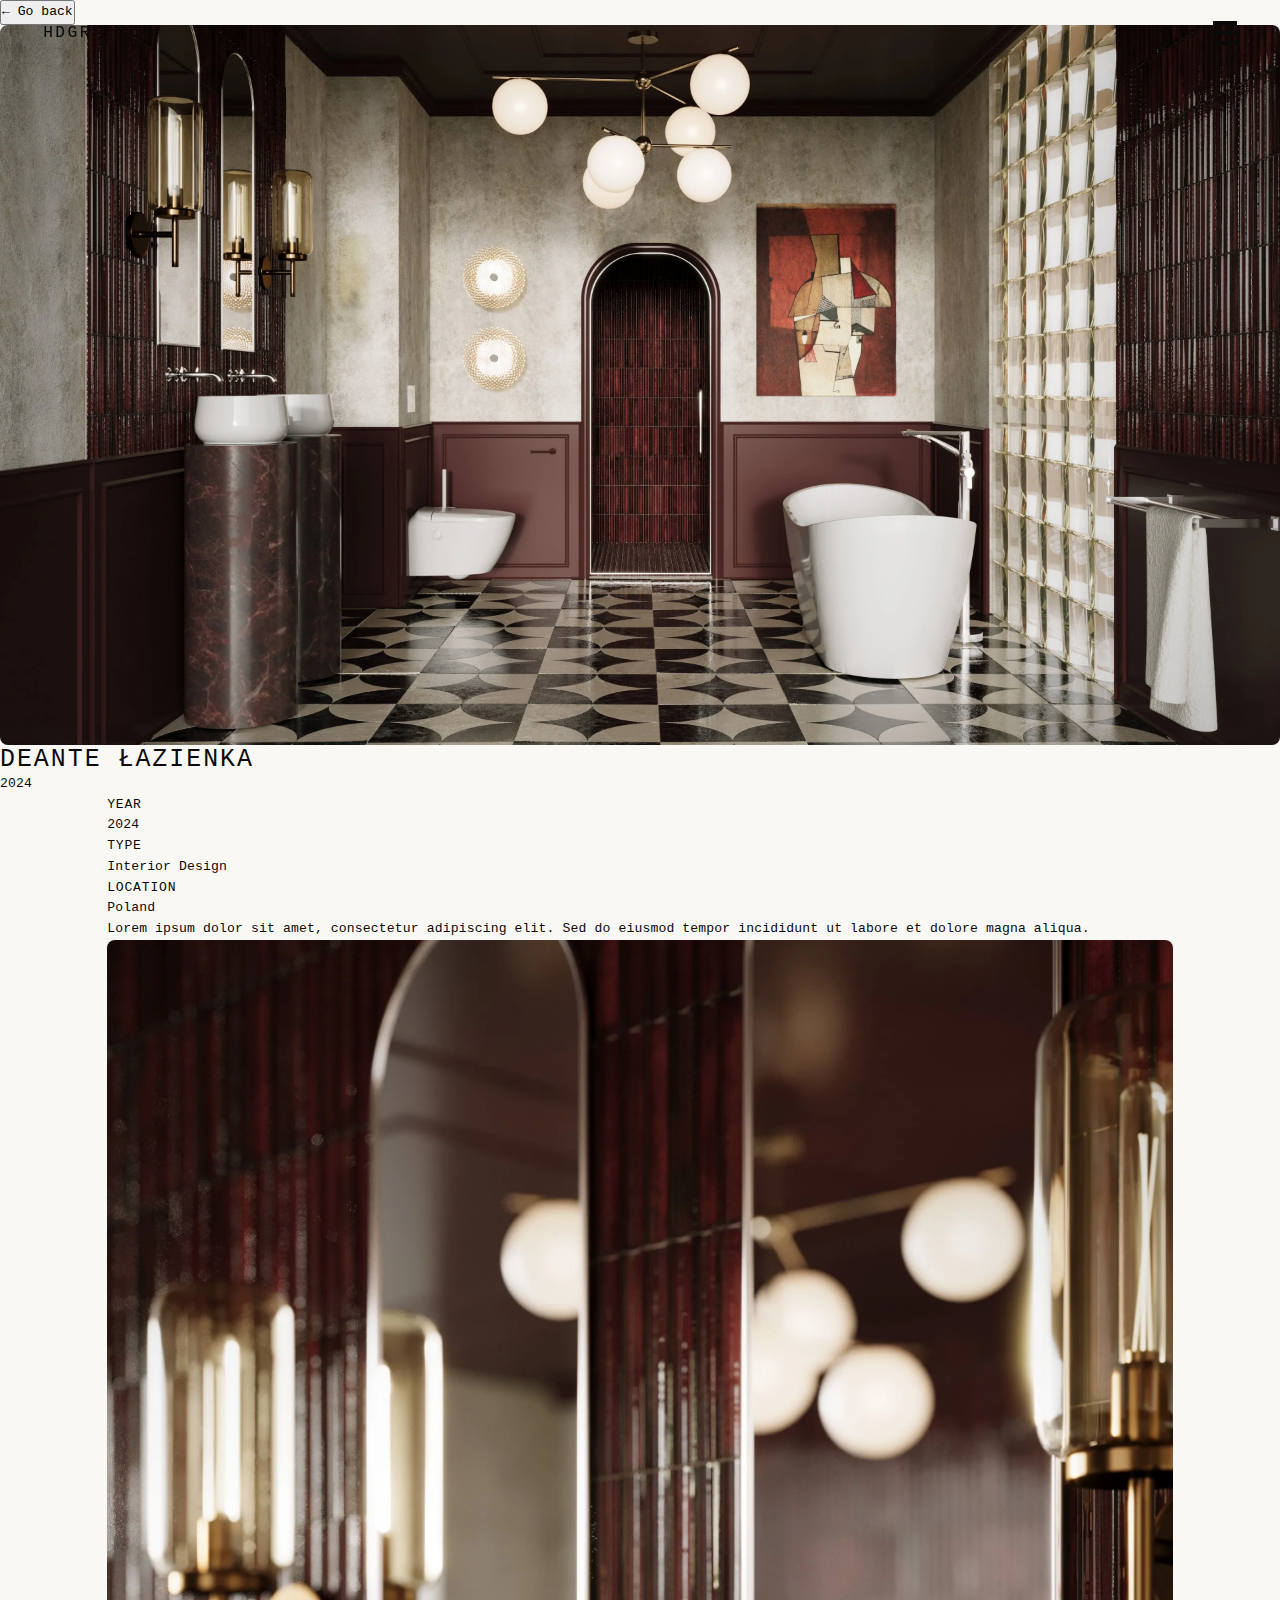
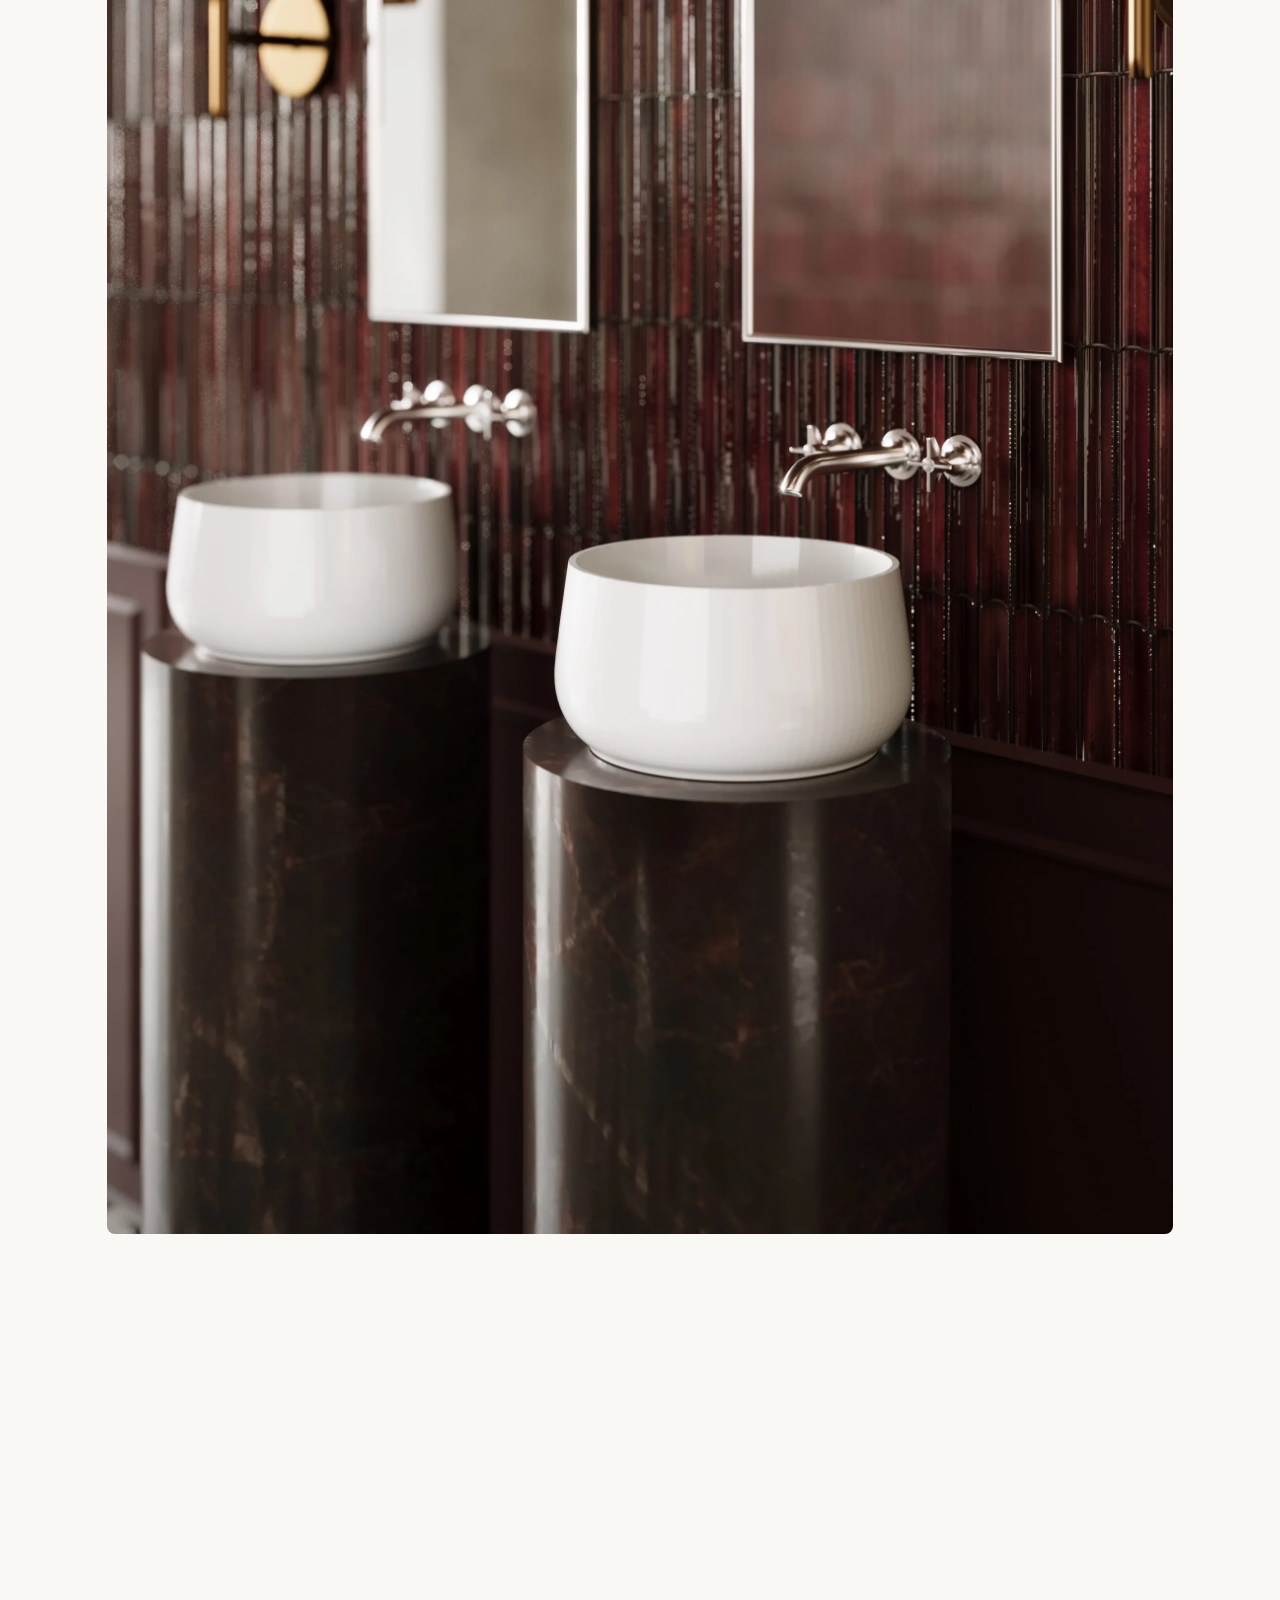
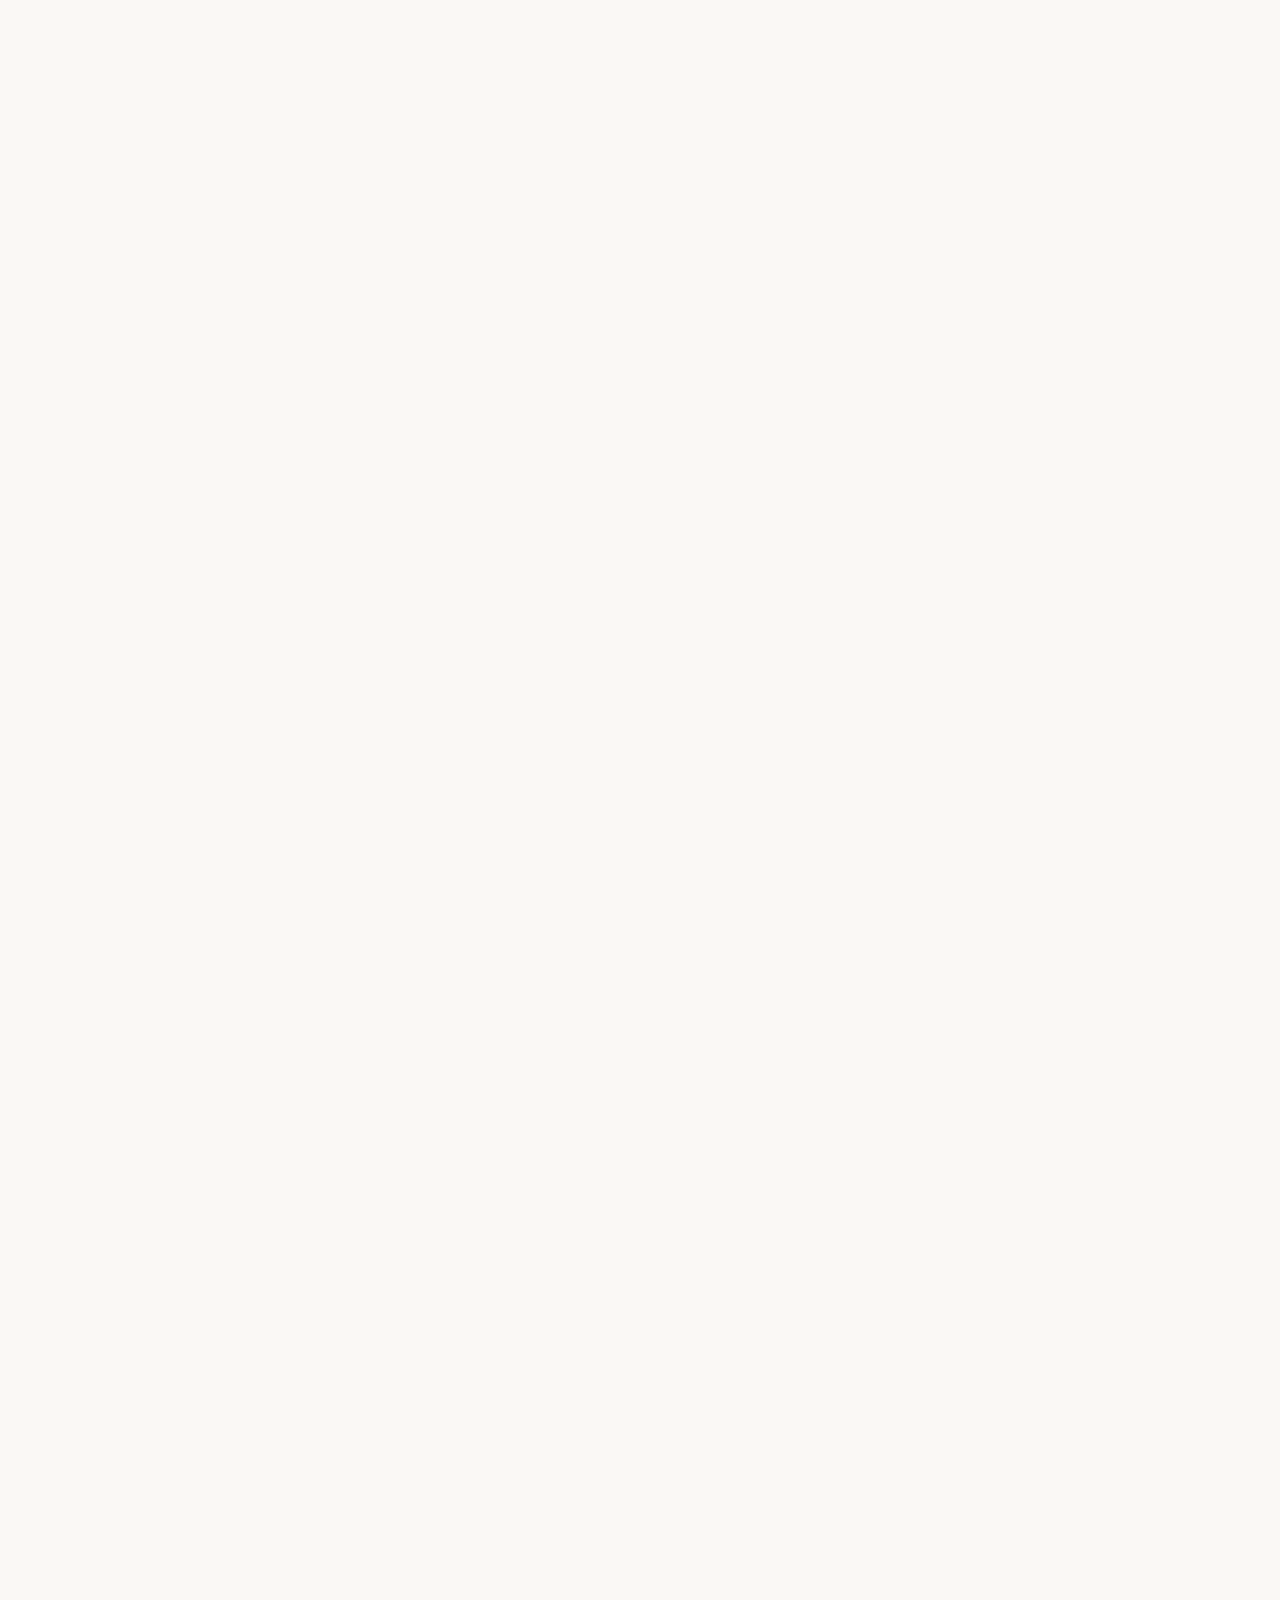
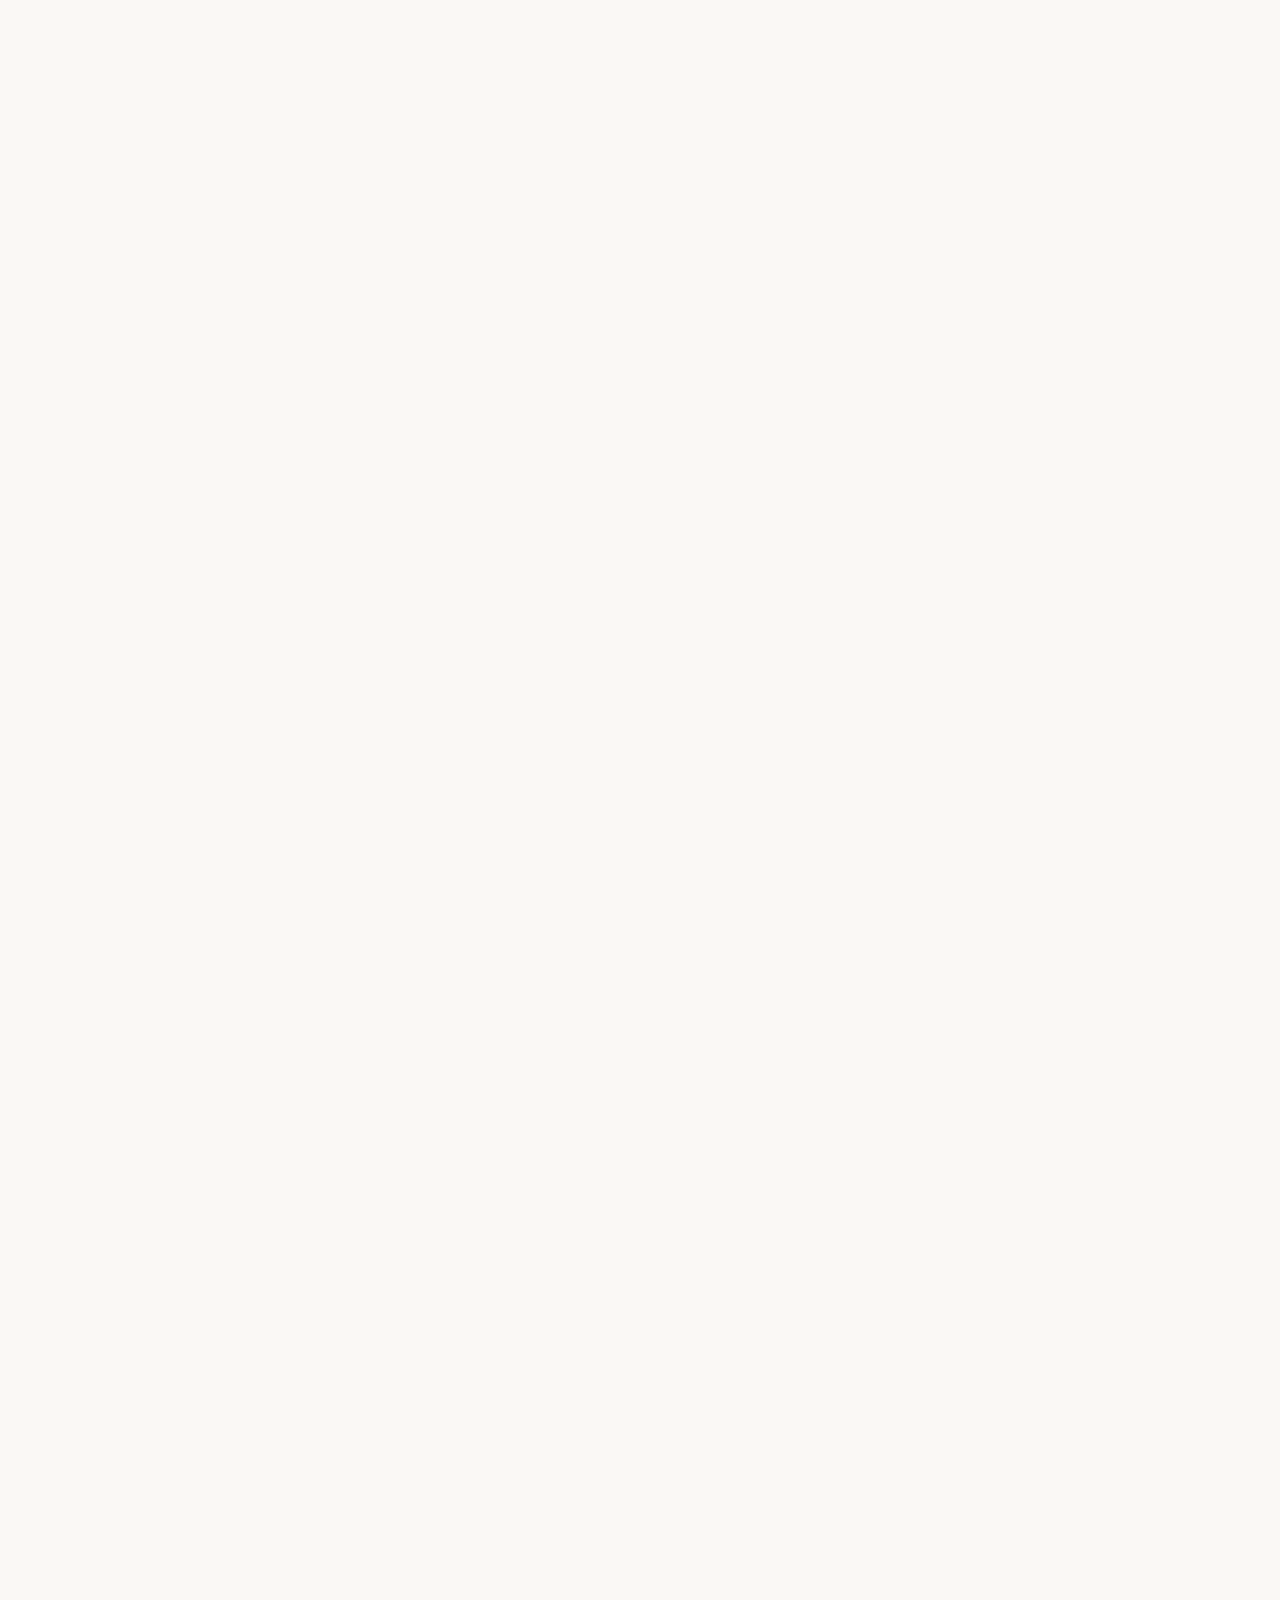
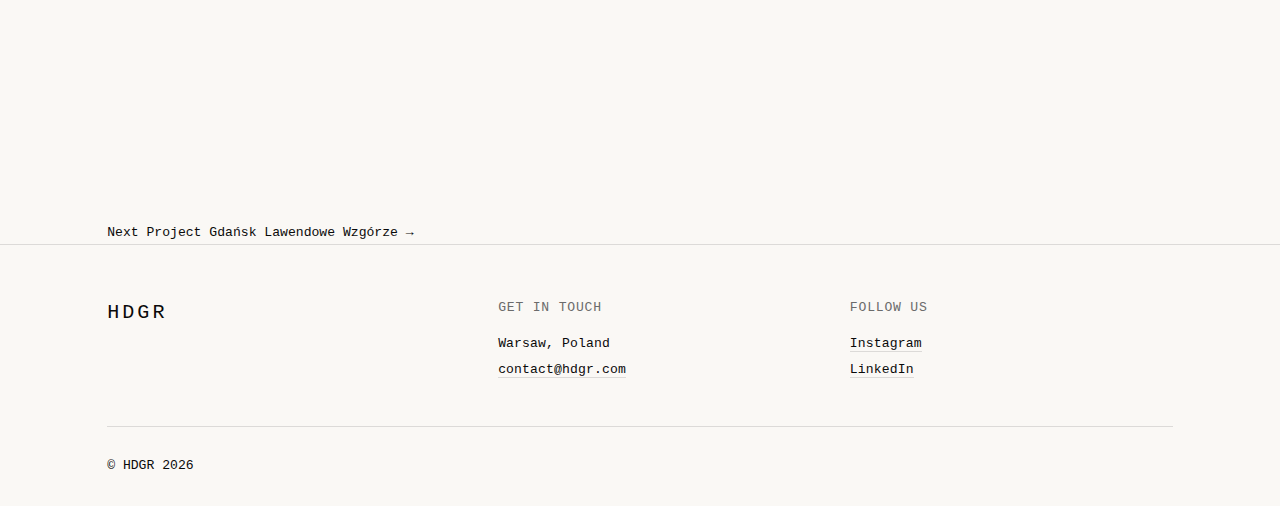
<file: interior/deante-lazienka.html>
<!DOCTYPE html>
<html lang="en">
<head>
  <meta charset="UTF-8">
  <meta name="viewport" content="width=device-width, initial-scale=1.0">
  <meta name="description" content="HDGR — Deante Łazienka. Interior design project in Poland.">
  <title>HDGR — Deante Łazienka</title>
  <link rel="stylesheet" href="../css/main.css">
  <script src="https://cdnjs.cloudflare.com/ajax/libs/gsap/3.12.5/gsap.min.js" defer></script>
</head>

<body>

  <!-- Header -->
  <header class="header-dark">
    <a href="../index.html" class="logo">HDGR</a>
    <button class="menu-toggle" aria-label="Open menu">
      <span></span>
      <span></span>
      <span></span>
    </button>
  </header>

  <!-- Menu Overlay -->
  <div class="menu-overlay">
    <div class="menu-header">
      <a href="../index.html" class="logo">HDGR</a>
      <button class="menu-close" aria-label="Close menu">
        <span></span>
        <span></span>
      </button>
    </div>
    <nav class="menu-nav">
      <ul>
        <li><a href="#">About Us</a></li>
        <li><a href="../projects.html">Projects</a></li>
        <li><a href="../visualizations.html">Visualizations</a></li>
        <li><a href="#">Careers</a></li>
        <li><a href="#">Contact</a></li>
      </ul>
    </nav>
  </div>


  <!-- Project Hero -->
  <section class="project-hero">
    <button class="project-back">← Go back</button>
    <img src="../interior design/DEANTE ŁAZIENKA/IMG_2111.webp" alt="Deante Łazienka interior view" fetchpriority="high" decoding="async">
    <div class="project-hero-overlay"></div>
    <div class="project-hero-content">
      <h1 class="project-hero-title">Deante Łazienka</h1>
      <p class="project-hero-year">2024</p>
    </div>
  </section>


  <!-- Project Body -->
  <section class="project-body">
    <div class="container">

      <div class="project-info">
        <div class="project-meta">
          <div class="meta-item">
            <h4>Year</h4>
            <p>2024</p>
          </div>
          <div class="meta-item">
            <h4>Type</h4>
            <p>Interior Design</p>
          </div>
          <div class="meta-item">
            <h4>Location</h4>
            <p>Poland</p>
          </div>
        </div>

        <div class="project-description">
          <p>Lorem ipsum dolor sit amet, consectetur adipiscing elit. Sed do eiusmod tempor incididunt ut labore et dolore magna aliqua.</p>
        </div>
      </div>

      <div class="project-gallery">

        <figure class="gallery-full">
          <img src="../interior design/DEANTE ŁAZIENKA/IMG_2112.webp" alt="Deante Łazienka interior" loading="lazy" decoding="async">
        </figure>

        <div class="gallery-pair">
          <figure>
            <img src="../interior design/DEANTE ŁAZIENKA/IMG_2113.webp" alt="Deante Łazienka interior" loading="lazy" decoding="async">
          </figure>
          <figure>
            <img src="../interior design/DEANTE ŁAZIENKA/IMG_2114.webp" alt="Deante Łazienka interior" loading="lazy" decoding="async">
          </figure>
        </div>

      </div>

    </div>
  </section>


  <!-- Next Project -->
  <section class="next-project">
    <a href="gdansk-lawendowe.html">
      <div class="container">
        <span class="next-project-label">Next Project</span>
        <span class="next-project-name">Gdańsk Lawendowe Wzgórze</span>
        <span class="next-project-arrow">&rarr;</span>
      </div>
    </a>
  </section>


  <!-- Footer -->
  <footer>
    <div class="container">

      <div class="footer-content">

        <div class="footer-logo">
          <h3>HDGR</h3>
        </div>

        <div class="footer-contact">

          <div>
            <h4>Get in touch</h4>
            <p>Warsaw, Poland</p>
            <p><a href="mailto:contact@hdgr.com">contact@hdgr.com</a></p>
          </div>

          <div>
            <h4>Follow us</h4>
            <p><a href="#" rel="noopener noreferrer">Instagram</a></p>
            <p><a href="#" rel="noopener noreferrer">LinkedIn</a></p>
          </div>

        </div><!-- /footer-contact -->

      </div><!-- /footer-content -->

      <div class="footer-bottom">
        <small>&copy; HDGR 2026</small>
      </div>

    </div><!-- /container -->
  </footer>


  <div class="page-curtain" aria-hidden="true"></div>
  <script src="../js/transitions.js"></script>
  <script src="../js/menu.js"></script>
</body>
</html>
</file>
<file: css/main.css>
/* main.css - Entry point. Imports all partials. */

@import 'reset.css';
@import 'variables.css';
@import 'typography.css';
@import 'layout.css';
@import 'components.css';
</file>
